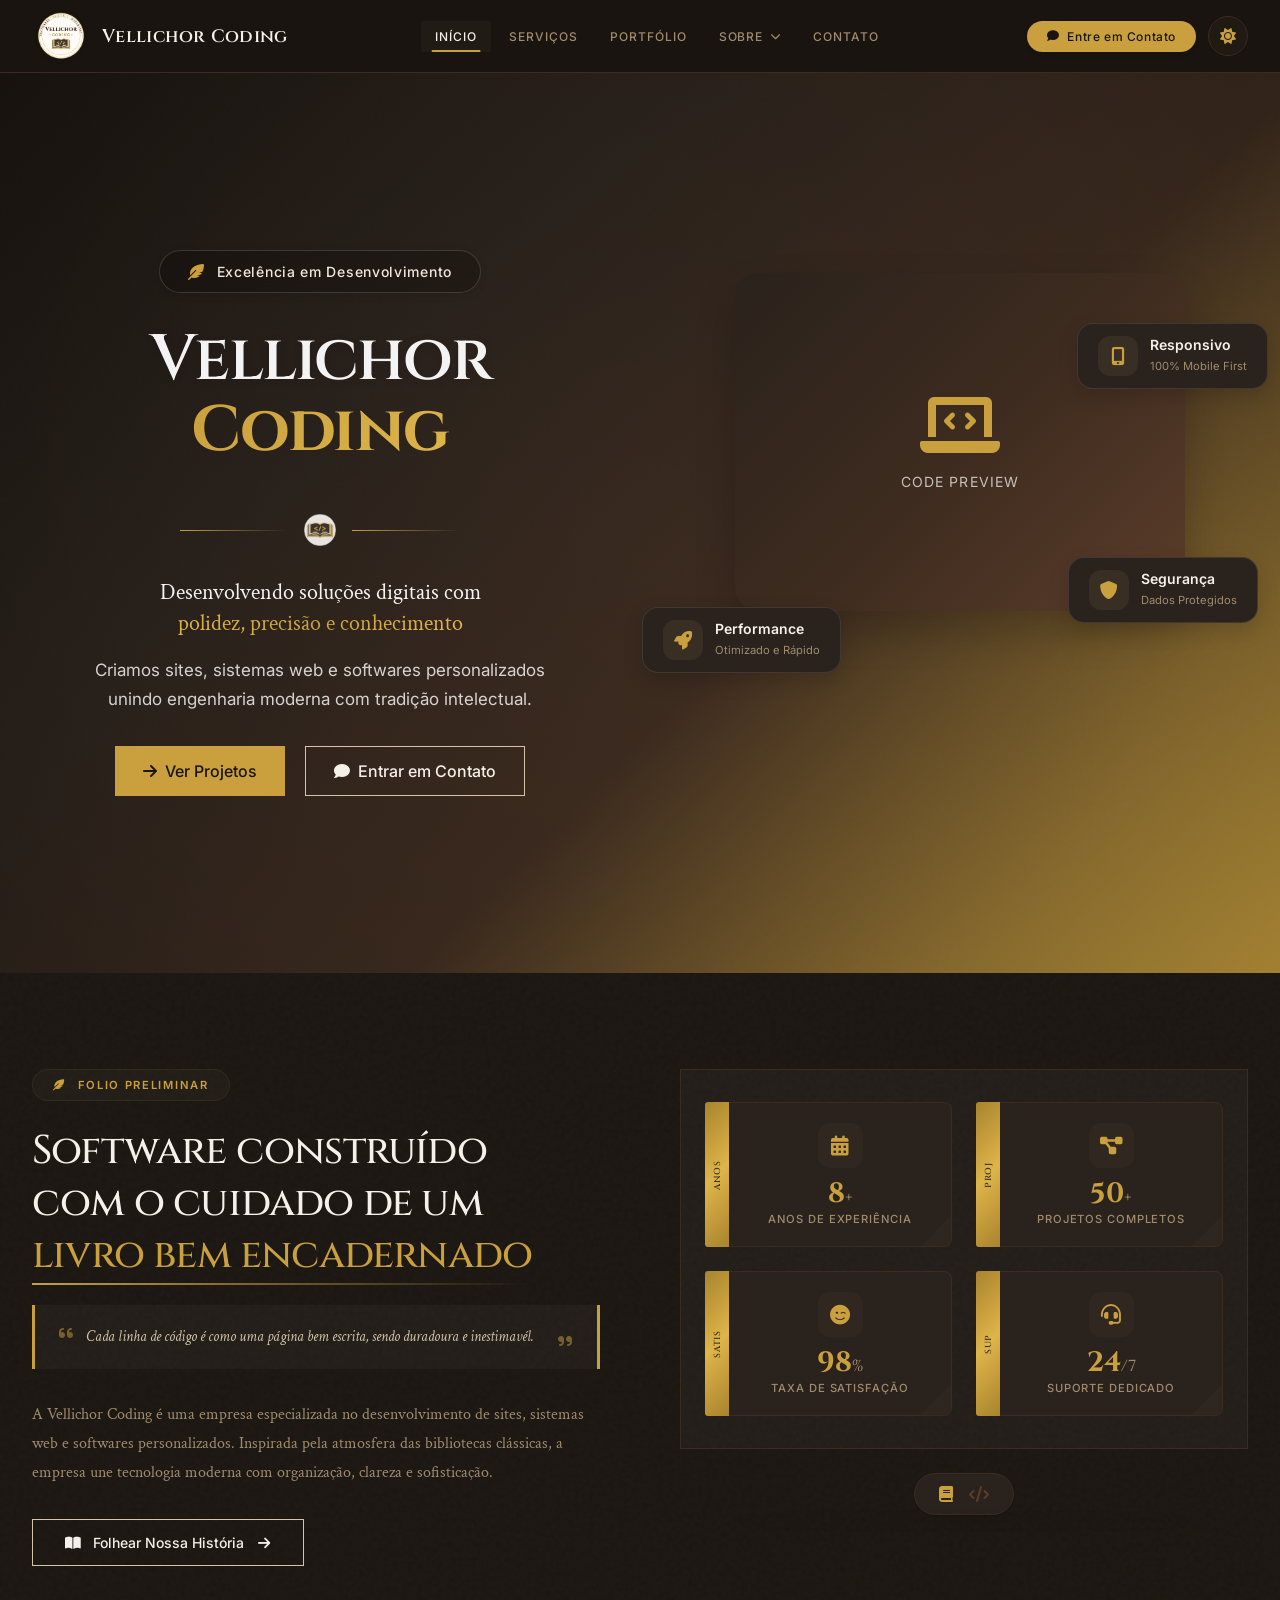
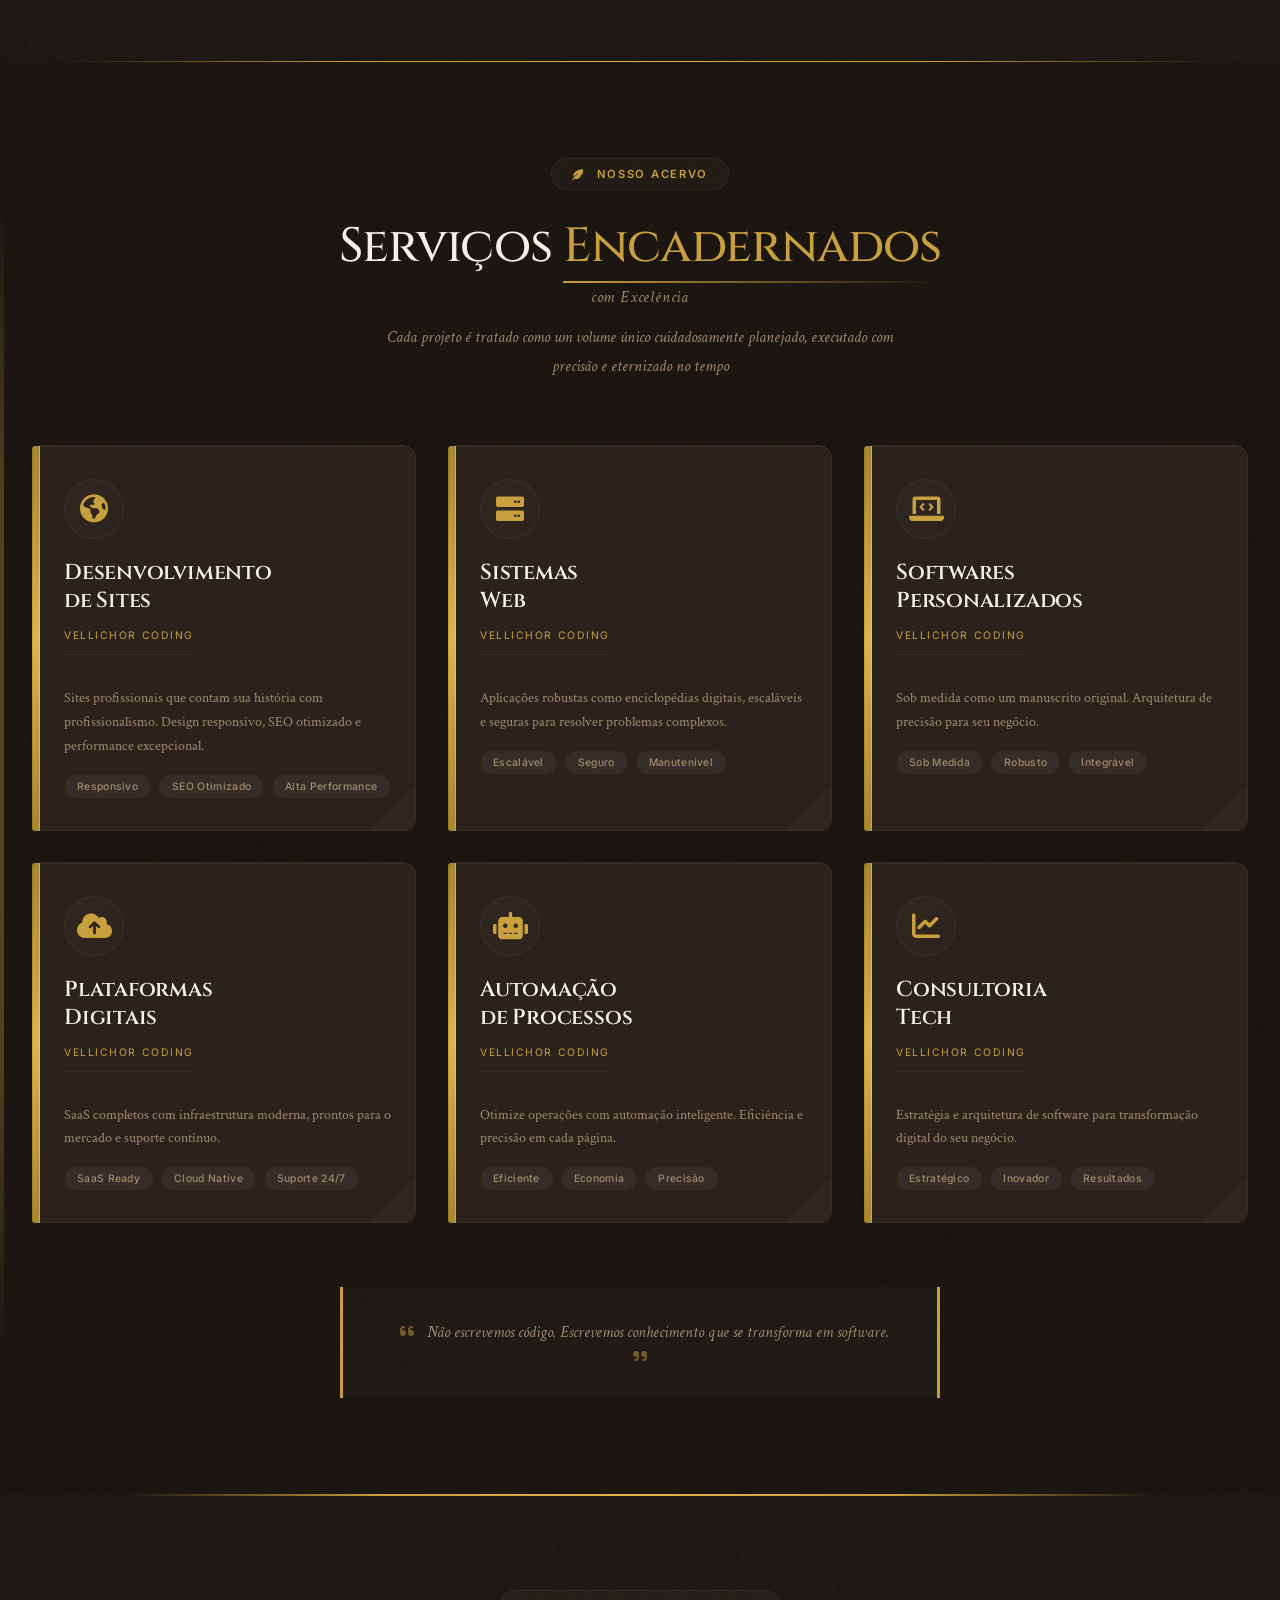
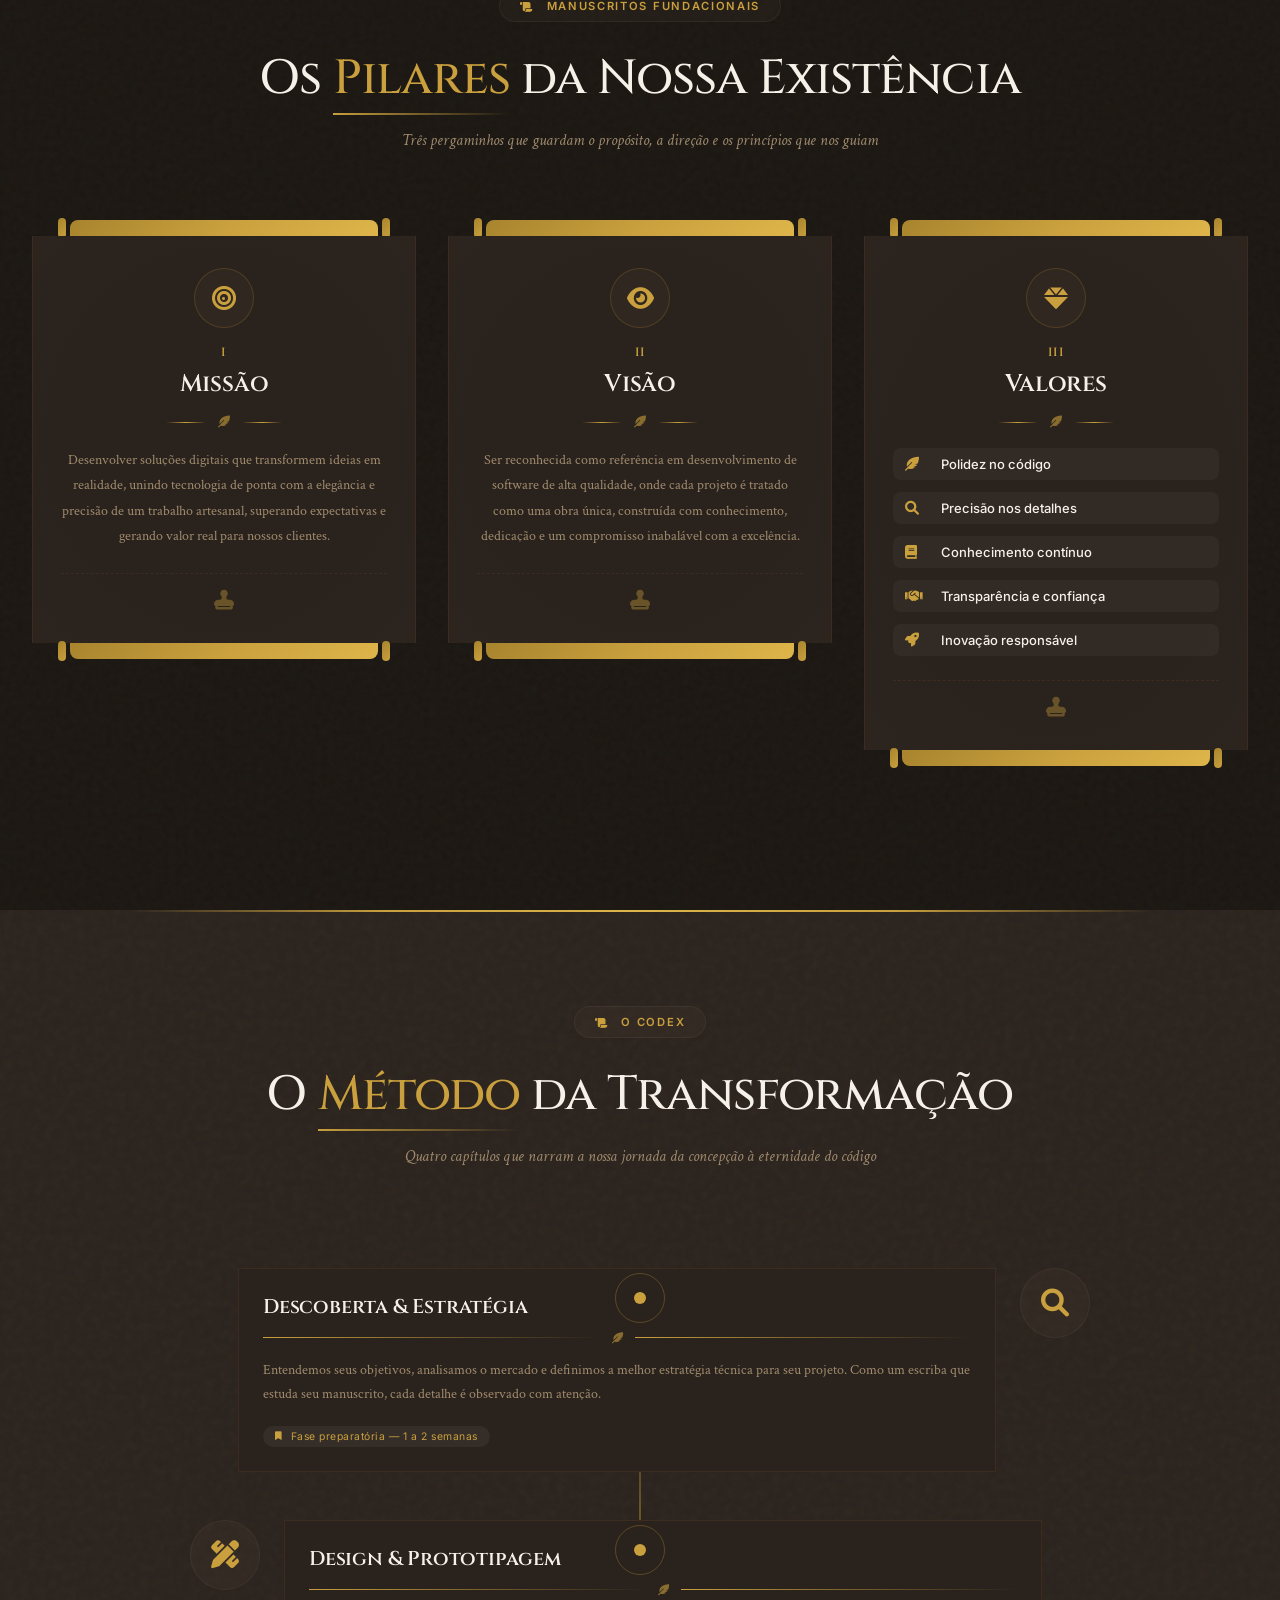
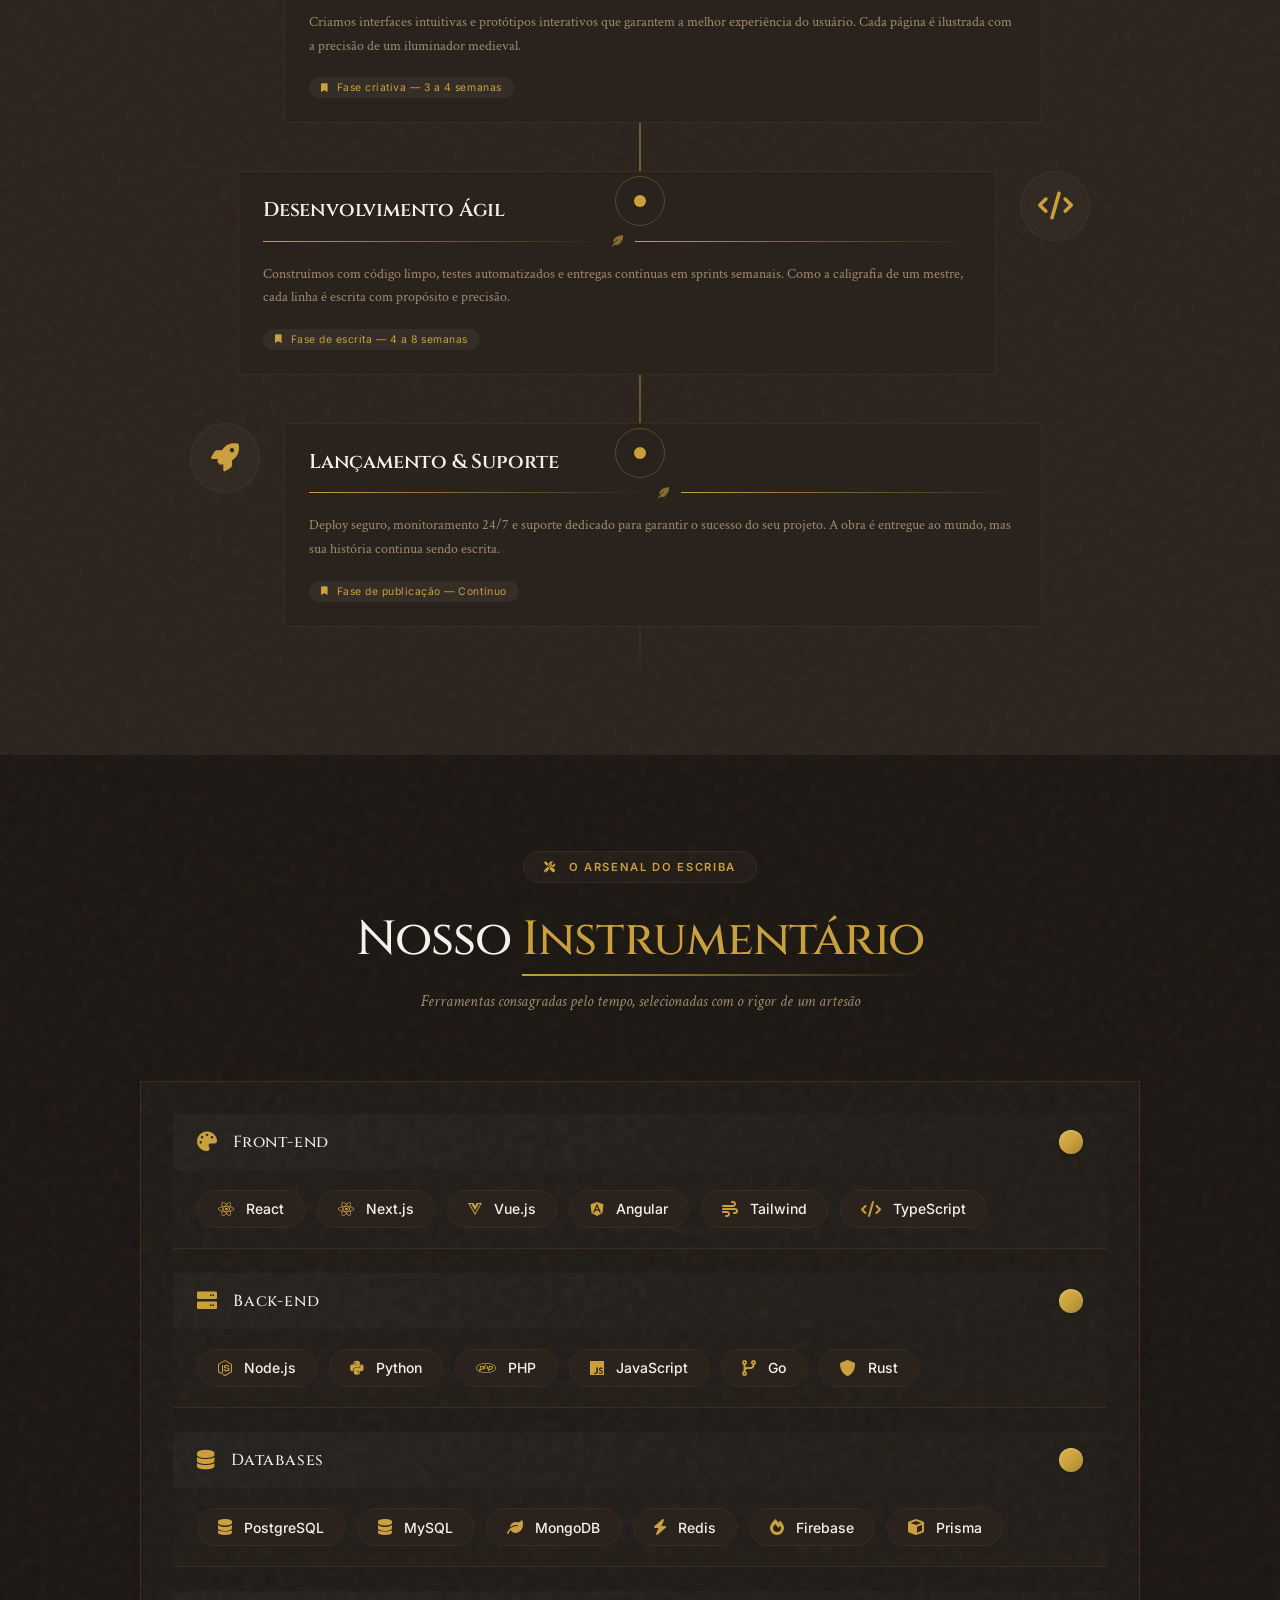
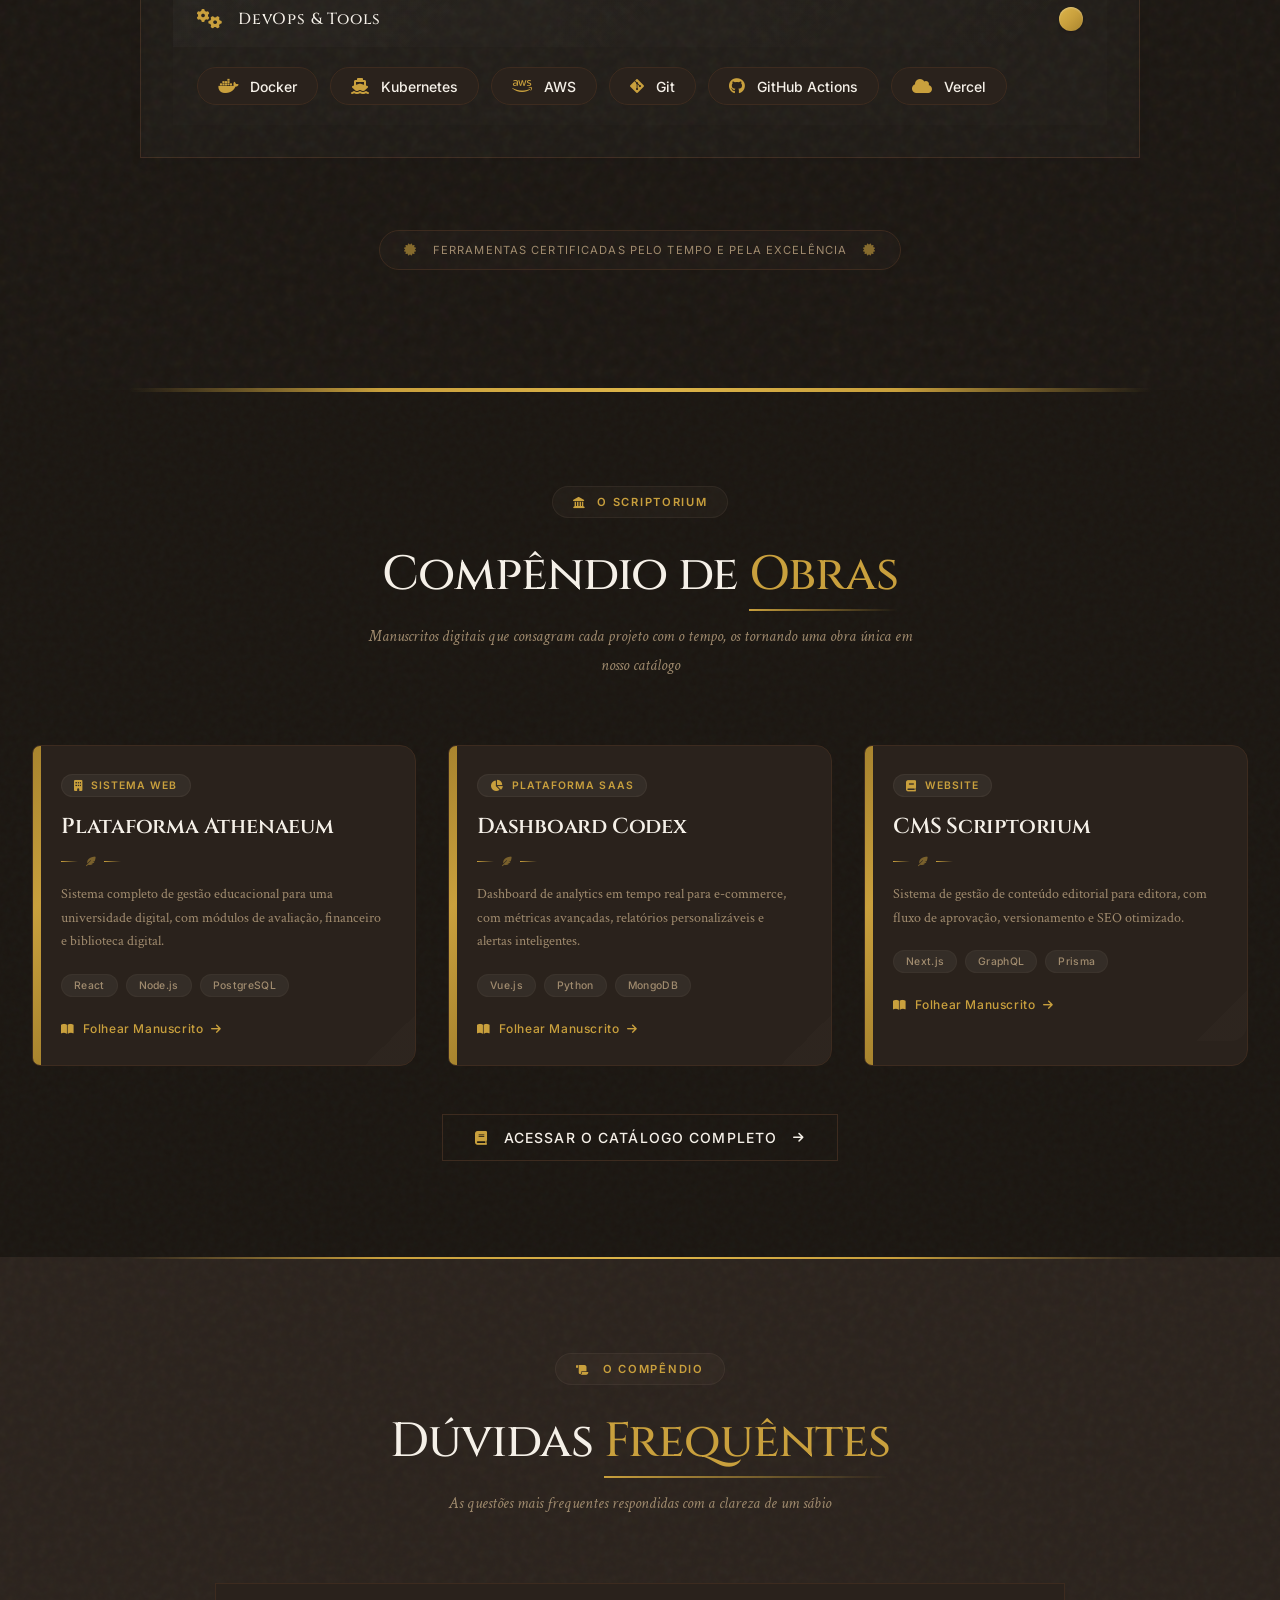
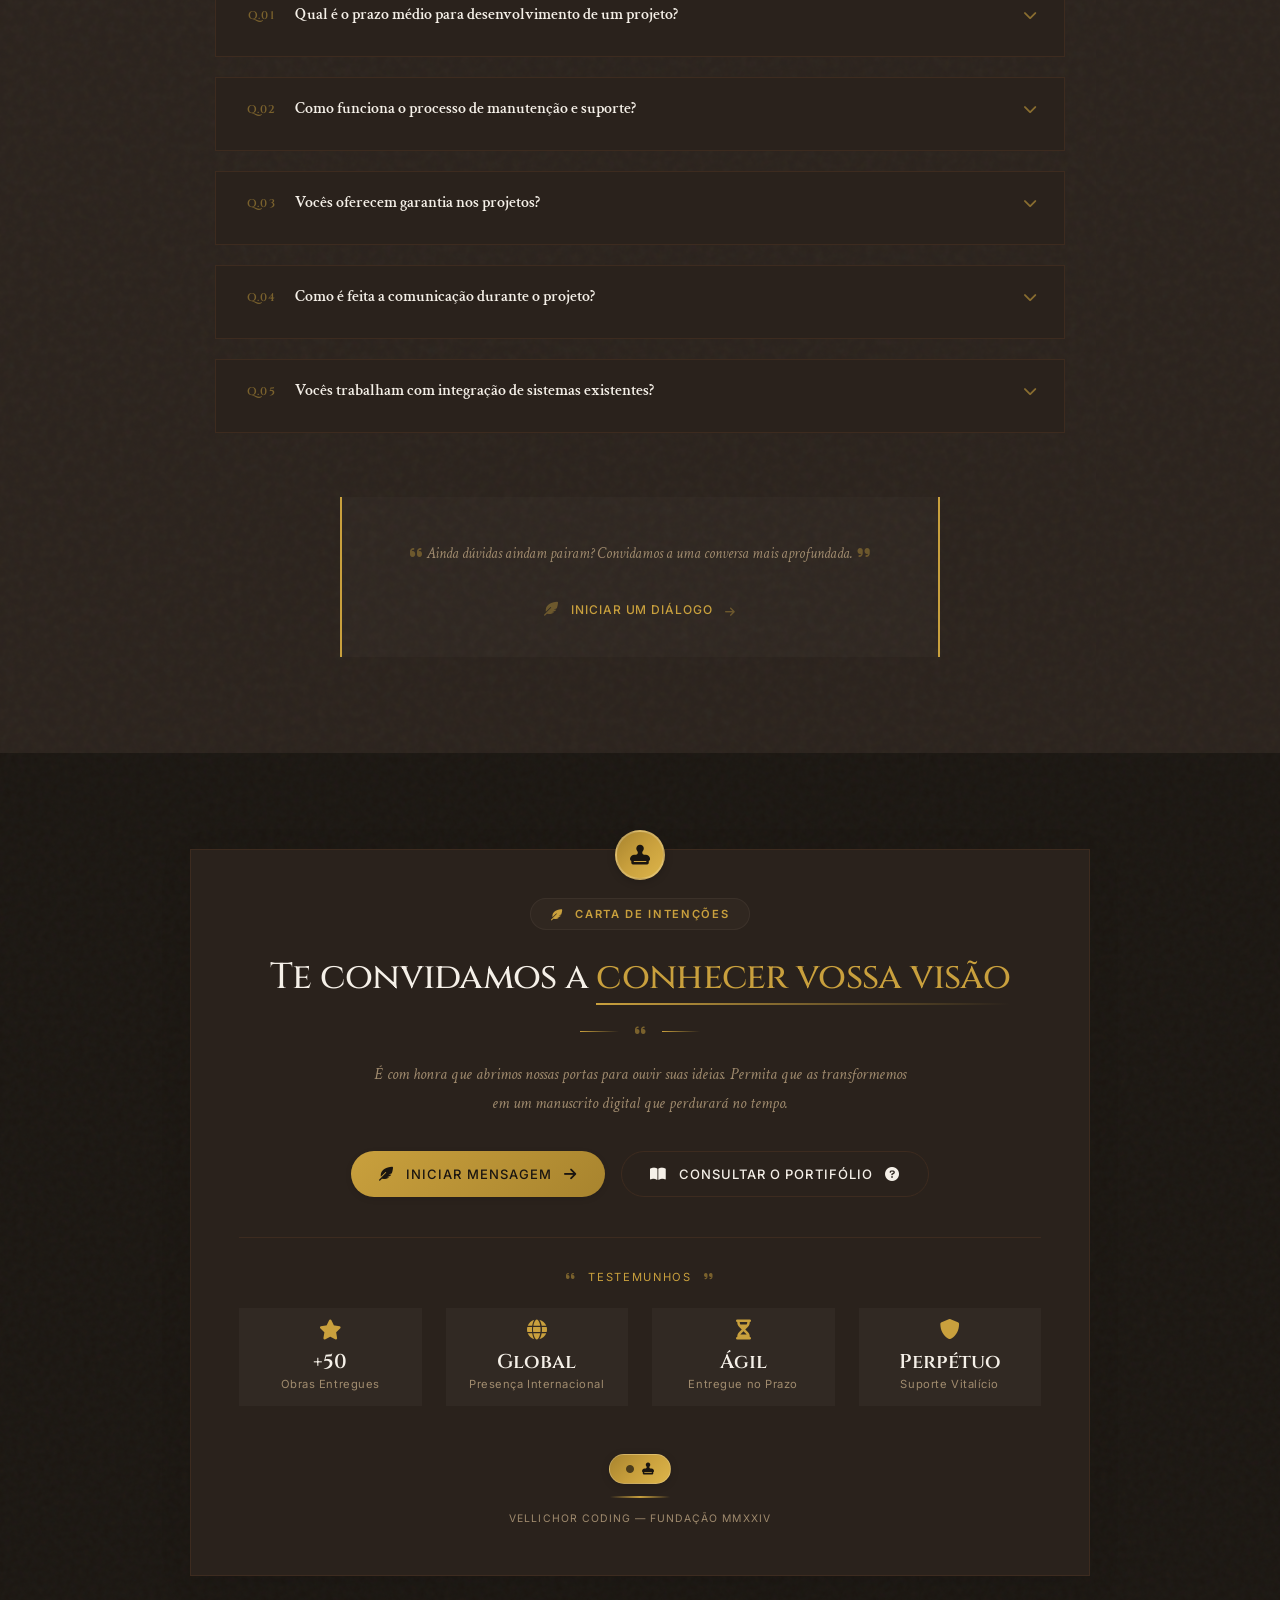
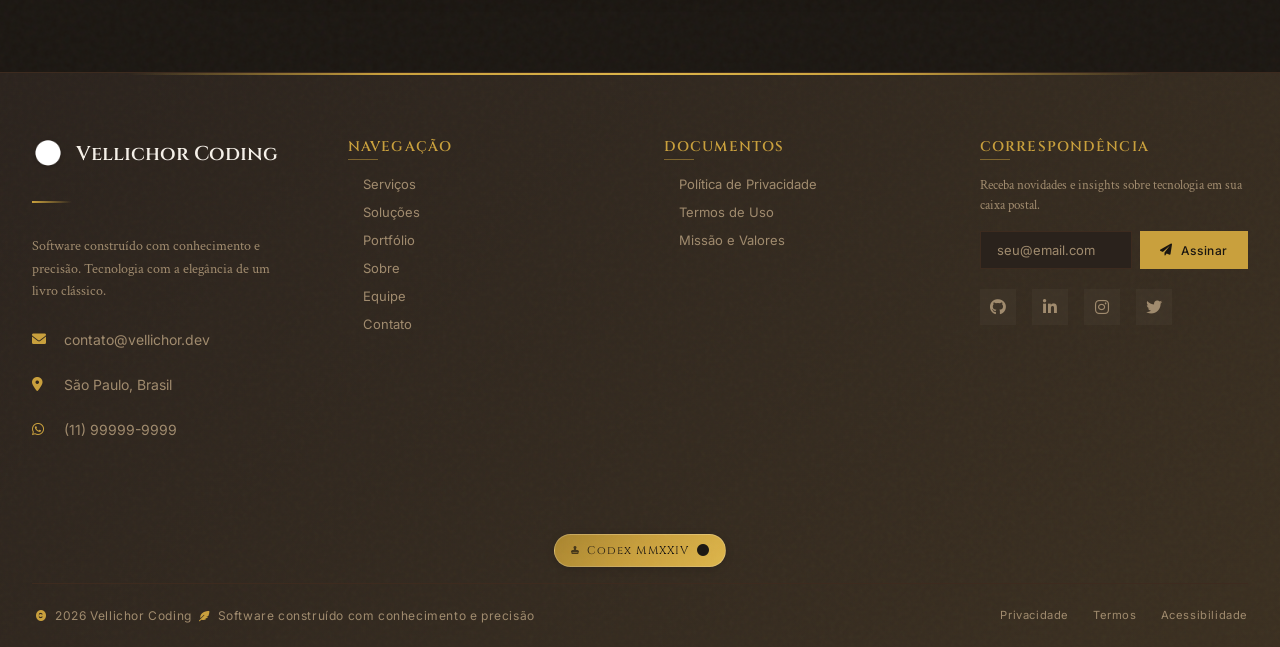
<file: index.html>
<!DOCTYPE html>
<html lang="pt-BR">

<head>
  <meta charset="UTF-8">
  <meta name="viewport" content="width=device-width, initial-scale=1.0">
  <title>Início | Vellichor Coding</title>
  <meta name="description"
    content="Desenvolvemos sites, sistemas web e softwares personalizados com elegância, precisão e conhecimento. Tecnologia moderna com tradição intelectual.">
  <meta name="keywords"
    content="desenvolvimento de sites, sistemas web, softwares personalizados, tecnologia, Vellichor Coding">
  <meta name="author" content="Vellichor Coding">

  <!-- Favicon -->
  <link rel="icon" type="image/x-icon" href="src/vellichor-coding-favicon.ico">

  <!-- Font Awesome 6 (free) -->
  <link rel="stylesheet" href="https://cdnjs.cloudflare.com/ajax/libs/font-awesome/6.0.0-beta3/css/all.min.css">

  <!-- AOS Animation Library -->
  <link href="https://unpkg.com/aos@2.3.1/dist/aos.css" rel="stylesheet">

  <!-- CSS -->
  <link rel="stylesheet" href="index.css">
  <link rel="stylesheet" href="components/components.css">
  <link rel="stylesheet" href="home/home.css">

  <!-- JavaScript -->
  <script src="index.js" defer></script>
  <script src="home/home.js" defer></script>
</head>

<body>
  <div id="navbar-placeholder"></div>

  <!-- ───── HERO SECTION ───── -->
  <section class="hero-section">
    <div class="hero-bg"></div>
    <div class="hero-grain"></div>
    <div class="hero-overlay"></div>

    <div class="hero-container">
      <!-- LEFT COLUMN - CONTENT -->
      <div class="hero-content">
        <div class="hero-badge" data-aos="fade-up" data-aos-duration="800">
          <i class="fas fa-feather-alt"></i>
          <span>Excelência em Desenvolvimento</span>
        </div>

        <h1 class="hero-title" data-aos="fade-up" data-aos-duration="800" data-aos-delay="100">
          <span class="hero-title-line">Vellichor</span>
          <span class="hero-title-line hero-title-accent">Coding</span>
        </h1>

        <div class="hero-divider" data-aos="fade-up" data-aos-duration="800" data-aos-delay="150">
          <span class="hero-divider-line"></span>
          <img src="src/vellichor-coding-favicon.ico" alt="Vellichor Coding Logo" class="hero-divider-logo">
          <span class="hero-divider-line"></span>
        </div>

        <p class="hero-tagline" data-aos="fade-up" data-aos-duration="800" data-aos-delay="200">
          Desenvolvendo soluções digitais com <span class="gradient-text">polidez, precisão e conhecimento</span>
        </p>

        <p class="hero-sub" data-aos="fade-up" data-aos-duration="800" data-aos-delay="300">
          Criamos sites, sistemas web e softwares personalizados unindo engenharia moderna com tradição intelectual.
        </p>

        <div class="hero-ctas" data-aos="fade-up" data-aos-duration="800" data-aos-delay="400">
          <a href="../../portfolio/portfolio.html" class="btn btn-accent btn-lg">
            <i class="fas fa-arrow-right"></i> Ver Projetos
          </a>
          <a href="../../contact/contact.html" class="btn btn-outline btn-lg">
            <i class="fas fa-comment"></i> Entrar em Contato
          </a>
        </div>
      </div>

      <!-- RIGHT COLUMN - IMAGES -->
      <div class="hero-images" data-aos="fade-left" data-aos-duration="1000" data-aos-delay="200">
        <!-- Main Image Card -->
        <div class="hero-image-main">
          <div class="hero-image-placeholder">
            <i class="fas fa-laptop-code"></i>
            <span>Code Preview</span>
          </div>
          <div class="hero-image-overlay">
            <i class="fas fa-play-circle"></i>
            <span>Ver Demonstração</span>
          </div>
        </div>

        <!-- Floating Cards -->
        <div class="hero-image-floating floating-1">
          <div class="floating-icon">
            <i class="fas fa-mobile-alt"></i>
          </div>
          <div class="floating-text">
            <h4>Responsivo</h4>
            <p>100% Mobile First</p>
          </div>
        </div>

        <div class="hero-image-floating floating-2">
          <div class="floating-icon">
            <i class="fas fa-rocket"></i>
          </div>
          <div class="floating-text">
            <h4>Performance</h4>
            <p>Otimizado e Rápido</p>
          </div>
        </div>

        <div class="hero-image-floating floating-3">
          <div class="floating-icon">
            <i class="fas fa-shield-alt"></i>
          </div>
          <div class="floating-text">
            <h4>Segurança</h4>
            <p>Dados Protegidos</p>
          </div>
        </div>
      </div>
    </div>
  </section>

  <!-- ───── ABOUT SECTION ───── -->
  <section class="about-section">
    <div class="container">
      <div class="about-grid">
        <!-- Coluna Esquerda - Conteúdo -->
        <div class="about-text">
          <span class="label-accent" data-aos="fade-up">
            <i class="fas fa-feather-alt"></i> Folio Preliminar
          </span>

          <h2 class="about-title" data-aos="fade-up" data-aos-delay="100">
            Software construído com o cuidado de um
            <span class="text-accent">livro bem encadernado</span>
          </h2>

          <div class="about-quote" data-aos="fade-up" data-aos-delay="150">
            <i class="fas fa-quote-left"></i>
            <p>Cada linha de código é como uma página bem escrita, sendo duradoura e inestimavél.</p>
            <i class="fas fa-quote-right"></i>
          </div>

          <p class="about-text-content" data-aos="fade-up" data-aos-delay="200">
            A Vellichor Coding é uma empresa especializada no desenvolvimento de sites, sistemas web e softwares
            personalizados. Inspirada pela atmosfera das bibliotecas clássicas, a empresa une tecnologia moderna com
            organização, clareza e sofisticação.
          </p>

          <div class="about-cta" data-aos="fade-up" data-aos-delay="400">
            <a href="../sobre/sobre.html" class="btn btn-secondary">
              <i class="fas fa-book-open"></i> Folhear Nossa História
              <i class="fas fa-arrow-right"></i>
            </a>
          </div>
        </div>

        <!-- Coluna Direita - Estante de Estatísticas -->
        <div class="about-visual" data-aos="fade-up" data-aos-delay="200">
          <!-- Estante de Livros -->
          <div class="bookshelf">
            <div class="bookshelf-shelf">
              <!-- Livro 1 -->
              <div class="stats-book">
                <div class="stats-book-spine">
                  <div class="stats-book-spine-text">ANOS</div>
                </div>
                <div class="stats-book-cover">
                  <div class="stats-book-icon">
                    <i class="fas fa-calendar-alt"></i>
                  </div>
                  <div class="stats-book-number">8<span>+</span></div>
                  <div class="stats-book-label">Anos de Experiência</div>
                  <div class="stats-book-page"></div>
                </div>
              </div>

              <!-- Livro 2 -->
              <div class="stats-book">
                <div class="stats-book-spine">
                  <div class="stats-book-spine-text">PROJ</div>
                </div>
                <div class="stats-book-cover">
                  <div class="stats-book-icon">
                    <i class="fas fa-project-diagram"></i>
                  </div>
                  <div class="stats-book-number">50<span>+</span></div>
                  <div class="stats-book-label">Projetos Completos</div>
                  <div class="stats-book-page"></div>
                </div>
              </div>

              <!-- Livro 3 -->
              <div class="stats-book">
                <div class="stats-book-spine">
                  <div class="stats-book-spine-text">SATIS</div>
                </div>
                <div class="stats-book-cover">
                  <div class="stats-book-icon">
                    <i class="fas fa-smile-wink"></i>
                  </div>
                  <div class="stats-book-number">98<span>%</span></div>
                  <div class="stats-book-label">Taxa de Satisfação</div>
                  <div class="stats-book-page"></div>
                </div>
              </div>

              <!-- Livro 4 -->
              <div class="stats-book">
                <div class="stats-book-spine">
                  <div class="stats-book-spine-text">SUP</div>
                </div>
                <div class="stats-book-cover">
                  <div class="stats-book-icon">
                    <i class="fas fa-headset"></i>
                  </div>
                  <div class="stats-book-number">24<span>/7</span></div>
                  <div class="stats-book-label">Suporte Dedicado</div>
                  <div class="stats-book-page"></div>
                </div>
              </div>
            </div>
          </div>

          <!-- Decoração da Estante -->
          <div class="bookshelf-decoration">
            <div class="bookshelf-candle">
              <i class="fas fa-book"></i>
              <i class="fas fa-code"></i>
            </div>
            <div class="bookshelf-shadow"></div>
          </div>
        </div>
      </div>
    </div>
  </section>

  <!-- ───── SERVICES SECTION ───── -->
  <section class="services-section">
    <div class="container">
      <div class="section-header">
        <span class="label-accent" data-aos="fade-up">
          <i class="fas fa-feather-alt"></i> Nosso Acervo
        </span>
        <h2 data-aos="fade-up" data-aos-delay="100">
          Serviços <span class="text-accent">Encadernados</span>
          <span class="title-decoration">com Excelência</span>
        </h2>
        <p class="section-subtitle" data-aos="fade-up" data-aos-delay="200">
          Cada projeto é tratado como um volume único cuidadosamente planejado,
          executado com precisão e eternizado no tempo
        </p>
      </div>

      <div class="services-showcase">
        <!-- Livro 1 - Desenvolvimento de Sites -->
        <div class="service-book" data-aos="fade-up" data-aos-delay="100">
          <div class="book-spine"></div>
          <div class="book-cover">
            <div class="book-decoration">
              <i class="fas fa-globe-americas"></i>
            </div>
            <h3>Desenvolvimento<br>de Sites</h3>
            <div class="book-author">Vellichor Coding</div>
            <div class="book-description">
              <p>Sites profissionais que contam sua história com profissionalismo. Design responsivo, SEO otimizado e
                performance excepcional.</p>
            </div>
            <div class="book-features">
              <span>Responsivo</span>
              <span>SEO Otimizado</span>
              <span>Alta Performance</span>
            </div>
            <div class="book-page-corner"></div>
          </div>
        </div>

        <!-- Livro 2 - Sistemas Web -->
        <div class="service-book" data-aos="fade-up" data-aos-delay="150">
          <div class="book-spine"></div>
          <div class="book-cover">
            <div class="book-decoration">
              <i class="fas fa-server"></i>
            </div>
            <h3>Sistemas<br>Web</h3>
            <div class="book-author">Vellichor Coding</div>
            <div class="book-description">
              <p>Aplicações robustas como enciclopédias digitais, escaláveis e seguras para resolver problemas
                complexos.</p>
            </div>
            <div class="book-features">
              <span>Escalável</span>
              <span>Seguro</span>
              <span>Manutenível</span>
            </div>
            <div class="book-page-corner"></div>
          </div>
        </div>

        <!-- Livro 3 - Softwares Personalizados -->
        <div class="service-book" data-aos="fade-up" data-aos-delay="200">
          <div class="book-spine"></div>
          <div class="book-cover">
            <div class="book-decoration">
              <i class="fas fa-laptop-code"></i>
            </div>
            <h3>Softwares<br>Personalizados</h3>
            <div class="book-author">Vellichor Coding</div>
            <div class="book-description">
              <p>Sob medida como um manuscrito original. Arquitetura de precisão para seu negócio.</p>
            </div>
            <div class="book-features">
              <span>Sob Medida</span>
              <span>Robusto</span>
              <span>Integrável</span>
            </div>
            <div class="book-page-corner"></div>
          </div>
        </div>

        <!-- Livro 4 - Plataformas Digitais -->
        <div class="service-book" data-aos="fade-up" data-aos-delay="250">
          <div class="book-spine"></div>
          <div class="book-cover">
            <div class="book-decoration">
              <i class="fas fa-cloud-upload-alt"></i>
            </div>
            <h3>Plataformas<br>Digitais</h3>
            <div class="book-author">Vellichor Coding</div>
            <div class="book-description">
              <p>SaaS completos com infraestrutura moderna, prontos para o mercado e suporte contínuo.</p>
            </div>
            <div class="book-features">
              <span>SaaS Ready</span>
              <span>Cloud Native</span>
              <span>Suporte 24/7</span>
            </div>
            <div class="book-page-corner"></div>
          </div>
        </div>

        <!-- Livro 5 - Automação de Processos -->
        <div class="service-book" data-aos="fade-up" data-aos-delay="300">
          <div class="book-spine"></div>
          <div class="book-cover">
            <div class="book-decoration">
              <i class="fas fa-robot"></i>
            </div>
            <h3>Automação<br>de Processos</h3>
            <div class="book-author">Vellichor Coding</div>
            <div class="book-description">
              <p>Otimize operações com automação inteligente. Eficiência e precisão em cada página.</p>
            </div>
            <div class="book-features">
              <span>Eficiente</span>
              <span>Economia</span>
              <span>Precisão</span>
            </div>
            <div class="book-page-corner"></div>
          </div>
        </div>

        <!-- Livro 6 - Consultoria Tech -->
        <div class="service-book" data-aos="fade-up" data-aos-delay="350">
          <div class="book-spine"></div>
          <div class="book-cover">
            <div class="book-decoration">
              <i class="fas fa-chart-line"></i>
            </div>
            <h3>Consultoria<br>Tech</h3>
            <div class="book-author">Vellichor Coding</div>
            <div class="book-description">
              <p>Estratégia e arquitetura de software para transformação digital do seu negócio.</p>
            </div>
            <div class="book-features">
              <span>Estratégico</span>
              <span>Inovador</span>
              <span>Resultados</span>
            </div>
            <div class="book-page-corner"></div>
          </div>
        </div>
      </div>

      <!-- Elemento decorativo - Pílula de conhecimento -->
      <div class="services-quote" data-aos="fade-up">
        <i class="fas fa-quote-left"></i>
        <p>Não escrevemos código. Escrevemos conhecimento que se transforma em software.</p>
        <i class="fas fa-quote-right"></i>
      </div>
    </div>
  </section>

  <!-- ===== MISSION, VISION & VALUES SECTION ===== -->
  <section class="mission-section">
    <div class="container">
      <div class="section-header" data-aos="fade-up">
        <span class="label-accent">
          <i class="fas fa-scroll"></i> Manuscritos Fundacionais
        </span>
        <h2>
          Os <span class="text-accent">Pilares</span> da Nossa Existência
        </h2>
        <p class="section-subtitle">
          Três pergaminhos que guardam o propósito, a direção e os princípios que nos guiam
        </p>
      </div>

      <div class="mission-grid">
        <!-- Missão - Pergaminho 1 -->
        <div class="mission-scroll" data-aos="fade-up" data-aos-delay="100">
          <div class="scroll-top"></div>
          <div class="scroll-body">
            <div class="scroll-decoration">
              <i class="fas fa-bullseye"></i>
            </div>
            <div class="scroll-number">I</div>
            <h3>Missão</h3>
            <div class="scroll-divider">
              <span></span>
              <i class="fas fa-feather-alt"></i>
              <span></span>
            </div>
            <p>
              Desenvolver soluções digitais que transformem ideias em realidade,
              unindo tecnologia de ponta com a elegância e precisão de um trabalho
              artesanal, superando expectativas e gerando valor real para nossos clientes.
            </p>
            <div class="scroll-seal">
              <i class="fas fa-stamp"></i>
            </div>
          </div>
          <div class="scroll-bottom"></div>
        </div>

        <!-- Visão - Pergaminho 2 -->
        <div class="mission-scroll" data-aos="fade-up" data-aos-delay="200">
          <div class="scroll-top"></div>
          <div class="scroll-body">
            <div class="scroll-decoration">
              <i class="fas fa-eye"></i>
            </div>
            <div class="scroll-number">II</div>
            <h3>Visão</h3>
            <div class="scroll-divider">
              <span></span>
              <i class="fas fa-feather-alt"></i>
              <span></span>
            </div>
            <p>
              Ser reconhecida como referência em desenvolvimento de software de alta qualidade,
              onde cada projeto é tratado como uma obra única, construída com conhecimento,
              dedicação e um compromisso inabalável com a excelência.
            </p>
            <div class="scroll-seal">
              <i class="fas fa-stamp"></i>
            </div>
          </div>
          <div class="scroll-bottom"></div>
        </div>

        <!-- Valores - Pergaminho 3 -->
        <div class="mission-scroll" data-aos="fade-up" data-aos-delay="300">
          <div class="scroll-top"></div>
          <div class="scroll-body">
            <div class="scroll-decoration">
              <i class="fas fa-gem"></i>
            </div>
            <div class="scroll-number">III</div>
            <h3>Valores</h3>
            <div class="scroll-divider">
              <span></span>
              <i class="fas fa-feather-alt"></i>
              <span></span>
            </div>
            <div class="scroll-values">
              <div class="scroll-value-item">
                <i class="fas fa-feather-alt"></i>
                <span>Polidez no código</span>
                <div class="value-dot"></div>
              </div>
              <div class="scroll-value-item">
                <i class="fas fa-search"></i>
                <span>Precisão nos detalhes</span>
                <div class="value-dot"></div>
              </div>
              <div class="scroll-value-item">
                <i class="fas fa-book"></i>
                <span>Conhecimento contínuo</span>
                <div class="value-dot"></div>
              </div>
              <div class="scroll-value-item">
                <i class="fas fa-handshake"></i>
                <span>Transparência e confiança</span>
                <div class="value-dot"></div>
              </div>
              <div class="scroll-value-item">
                <i class="fas fa-rocket"></i>
                <span>Inovação responsável</span>
                <div class="value-dot"></div>
              </div>
            </div>
            <div class="scroll-seal">
              <i class="fas fa-stamp"></i>
            </div>
          </div>
          <div class="scroll-bottom"></div>
        </div>
      </div>
    </div>
  </section>

  <!-- ───── METHODOLOGY SECTION ───── -->
  <section class="methodology-section">
    <div class="container">
      <div class="section-header">
        <span class="label-accent" data-aos="fade-up">
          <i class="fas fa-scroll"></i> O Codex
        </span>
        <h2 data-aos="fade-up" data-aos-delay="100">
          O <span class="text-accent">Método</span> da Transformação
        </h2>
        <p class="section-subtitle" data-aos="fade-up" data-aos-delay="200">
          Quatro capítulos que narram a nossa jornada da concepção à eternidade do código
        </p>
      </div>

      <div class="methodology-codex">
        <!-- Linha do tempo decorativa -->
        <div class="codex-timeline"></div>

        <!-- Capítulo I -->
        <div class="codex-chapter" data-aos="fade-right">
          <div class="codex-marker">
            <div class="codex-marker-ring"></div>
            <div class="codex-marker-dot"></div>
            <div class="codex-marker-number">I</div>
          </div>
          <div class="codex-content">
            <div class="codex-icon">
              <i class="fas fa-search"></i>
            </div>
            <div class="codex-text">
              <h3>Descoberta & Estratégia</h3>
              <div class="codex-divider">
                <span></span>
                <i class="fas fa-feather-alt"></i>
                <span></span>
              </div>
              <p>Entendemos seus objetivos, analisamos o mercado e definimos a melhor estratégia técnica para seu
                projeto. Como um escriba que estuda seu manuscrito, cada detalhe é observado com atenção.</p>
              <div class="codex-footnote">
                <i class="fas fa-bookmark"></i>
                <span>Fase preparatória — 1 a 2 semanas</span>
              </div>
            </div>
          </div>
          <div class="codex-illumination">
            <i class="fas fa-crown"></i>
          </div>
        </div>

        <!-- Capítulo II -->
        <div class="codex-chapter" data-aos="fade-left">
          <div class="codex-marker">
            <div class="codex-marker-ring"></div>
            <div class="codex-marker-dot"></div>
            <div class="codex-marker-number">II</div>
          </div>
          <div class="codex-content">
            <div class="codex-icon">
              <i class="fas fa-pencil-ruler"></i>
            </div>
            <div class="codex-text">
              <h3>Design & Prototipagem</h3>
              <div class="codex-divider">
                <span></span>
                <i class="fas fa-feather-alt"></i>
                <span></span>
              </div>
              <p>Criamos interfaces intuitivas e protótipos interativos que garantem a melhor experiência do usuário.
                Cada página é ilustrada com a precisão de um iluminador medieval.</p>
              <div class="codex-footnote">
                <i class="fas fa-bookmark"></i>
                <span>Fase criativa — 3 a 4 semanas</span>
              </div>
            </div>
          </div>
          <div class="codex-illumination">
            <i class="fas fa-crown"></i>
          </div>
        </div>

        <!-- Capítulo III -->
        <div class="codex-chapter" data-aos="fade-right">
          <div class="codex-marker">
            <div class="codex-marker-ring"></div>
            <div class="codex-marker-dot"></div>
            <div class="codex-marker-number">III</div>
          </div>
          <div class="codex-content">
            <div class="codex-icon">
              <i class="fas fa-code"></i>
            </div>
            <div class="codex-text">
              <h3>Desenvolvimento Ágil</h3>
              <div class="codex-divider">
                <span></span>
                <i class="fas fa-feather-alt"></i>
                <span></span>
              </div>
              <p>Construímos com código limpo, testes automatizados e entregas contínuas em sprints semanais. Como a
                caligrafia de um mestre, cada linha é escrita com propósito e precisão.</p>
              <div class="codex-footnote">
                <i class="fas fa-bookmark"></i>
                <span>Fase de escrita — 4 a 8 semanas</span>
              </div>
            </div>
          </div>
          <div class="codex-illumination">
            <i class="fas fa-crown"></i>
          </div>
        </div>

        <!-- Capítulo IV -->
        <div class="codex-chapter" data-aos="fade-left">
          <div class="codex-marker">
            <div class="codex-marker-ring"></div>
            <div class="codex-marker-dot"></div>
            <div class="codex-marker-number">IV</div>
          </div>
          <div class="codex-content">
            <div class="codex-icon">
              <i class="fas fa-rocket"></i>
            </div>
            <div class="codex-text">
              <h3>Lançamento & Suporte</h3>
              <div class="codex-divider">
                <span></span>
                <i class="fas fa-feather-alt"></i>
                <span></span>
              </div>
              <p>Deploy seguro, monitoramento 24/7 e suporte dedicado para garantir o sucesso do seu projeto. A obra é
                entregue ao mundo, mas sua história continua sendo escrita.</p>
              <div class="codex-footnote">
                <i class="fas fa-bookmark"></i>
                <span>Fase de publicação — Contínuo</span>
              </div>
            </div>
          </div>
          <div class="codex-illumination">
            <i class="fas fa-crown"></i>
          </div>
        </div>
      </div>
  </section>

  <!-- ───── TECH STACK SECTION ───── -->
  <section class="tech-section">
    <div class="container">
      <div class="section-header">
        <span class="label-accent" data-aos="fade-up">
          <i class="fas fa-tools"></i> O Arsenal do Escriba
        </span>
        <h2 data-aos="fade-up" data-aos-delay="100">
          Nosso <span class="text-accent">Instrumentário</span>
        </h2>
        <p class="section-subtitle" data-aos="fade-up" data-aos-delay="200">
          Ferramentas consagradas pelo tempo, selecionadas com o rigor de um artesão
        </p>
      </div>

      <div class="tech-cabinet">
        <!-- Gaveta 1 - Front-end -->
        <div class="tech-drawer" data-aos="fade-up" data-aos-delay="100">
          <div class="drawer-handle">
            <i class="fas fa-palette"></i>
            <span>Front-end</span>
            <div class="drawer-knob"></div>
          </div>
          <div class="drawer-content" id="frontendTech"></div>
        </div>

        <!-- Gaveta 2 - Back-end -->
        <div class="tech-drawer" data-aos="fade-up" data-aos-delay="150">
          <div class="drawer-handle">
            <i class="fas fa-server"></i>
            <span>Back-end</span>
            <div class="drawer-knob"></div>
          </div>
          <div class="drawer-content" id="backendTech"></div>
        </div>

        <!-- Gaveta 3 - Databases -->
        <div class="tech-drawer" data-aos="fade-up" data-aos-delay="200">
          <div class="drawer-handle">
            <i class="fas fa-database"></i>
            <span>Databases</span>
            <div class="drawer-knob"></div>
          </div>
          <div class="drawer-content" id="databaseTech"></div>
        </div>

        <!-- Gaveta 4 - DevOps & Tools -->
        <div class="tech-drawer" data-aos="fade-up" data-aos-delay="250">
          <div class="drawer-handle">
            <i class="fas fa-cogs"></i>
            <span>DevOps & Tools</span>
            <div class="drawer-knob"></div>
          </div>
          <div class="drawer-content" id="devopsTech"></div>
        </div>
      </div>

      <!-- Selo de Qualidade -->
      <div class="tech-seal" data-aos="fade-up">
        <div class="tech-seal-inner">
          <i class="fas fa-certificate"></i>
          <span>Ferramentas certificadas pelo tempo e pela excelência</span>
          <i class="fas fa-certificate"></i>
        </div>
      </div>
    </div>
  </section>

<!-- ───── PORTFOLIO SECTION ───── -->
<section class="portfolio-section">
  <div class="container">
    <div class="section-header">
      <span class="label-accent" data-aos="fade-up">
        <i class="fas fa-landmark"></i> O Scriptorium
      </span>
      <h2 data-aos="fade-up" data-aos-delay="100">
        Compêndio de <span class="text-accent">Obras</span>
      </h2>
      <p class="section-subtitle" data-aos="fade-up" data-aos-delay="200">
        Manuscritos digitais que consagram cada projeto com o tempo, os tornando uma obra única em nosso catálogo
      </p>
    </div>

    <div class="portfolio-gallery" id="homeProjects"></div>

    <div class="portfolio-colophon" data-aos="fade-up" data-aos-delay="300">
      <a href="../../portfolio/portfolio.html" class="btn-catalog">
        <i class="fas fa-book"></i>
        <span>Acessar o Catálogo Completo</span>
        <i class="fas fa-arrow-right"></i>
      </a>
    </div>
  </div>
</section>

<!-- ───── FAQ SECTION ───── -->
<section class="faq-section">
  <div class="container">
    <div class="section-header">
      <span class="label-accent" data-aos="fade-up">
        <i class="fas fa-scroll"></i> O Compêndio
      </span>
      <h2 data-aos="fade-up" data-aos-delay="100">
        Dúvidas <span class="text-accent">Frequêntes</span>
      </h2>
      <p class="section-subtitle" data-aos="fade-up" data-aos-delay="200">
        As questões mais frequentes respondidas com a clareza de um sábio
      </p>
    </div>

    <div class="faq-compendium" id="homeFaq"></div>

    <div class="faq-invitation" data-aos="fade-up">
      <i class="fas fa-quote-left"></i>
      <p>Ainda dúvidas aindam pairam? Convidamos a uma conversa mais aprofundada.</p>
      <i class="fas fa-quote-right"></i>
      <div class="faq-invitation-link">
        <a href="../../contact/contact.html">
          <i class="fas fa-feather-alt"></i> Iniciar um Diálogo
          <i class="fas fa-arrow-right"></i>
        </a>
      </div>
    </div>
  </div>
</section>

<!-- ───── CTA SECTION ───── -->
<section class="cta-section">
  <div class="container">
    <div class="cta-scroll" data-aos="fade-up">
      <!-- Selo de cera superior -->
      <div class="cta-seal-top">
        <i class="fas fa-stamp"></i>
      </div>
      
      <div class="cta-content">
        <span class="label-accent">
          <i class="fas fa-feather-alt"></i> Carta de Intenções
        </span>
        <h2>Te convidamos a <span class="text-accent">conhecer vossa visão</span></h2>
        <div class="cta-divider">
          <span></span>
          <i class="fas fa-quote-left"></i>
          <span></span>
        </div>
        <p class="cta-invitation">
          É com honra que abrimos nossas portas para ouvir suas ideias. 
          Permita que as transformemos em um manuscrito digital que perdurará no tempo.
        </p>
        
        <div class="cta-buttons">
          <a href="../../contact/contact.html" class="btn-scroll">
            <i class="fas fa-feather-alt"></i>
            <span>Iniciar Mensagem</span>
            <i class="fas fa-arrow-right"></i>
          </a>
          <a href="../../portfolio/portfolio.html" class="btn-scroll secondary">
            <i class="fas fa-book-open"></i>
            <span>Consultar o Portifólio</span>
            <i class="fas fa-question-circle"></i>
          </a>
        </div>
      </div>
      
      <div class="cta-testimonium">
        <div class="testimonium-header">
          <i class="fas fa-quote-left"></i>
          <span>Testemunhos</span>
          <i class="fas fa-quote-right"></i>
        </div>
        <div class="testimonium-grid">
          <div class="testimonium-item">
            <i class="fas fa-star"></i>
            <span>+50</span>
            <p>Obras Entregues</p>
          </div>
          <div class="testimonium-item">
            <i class="fas fa-globe"></i>
            <span>Global</span>
            <p>Presença Internacional</p>
          </div>
          <div class="testimonium-item">
            <i class="fas fa-hourglass-half"></i>
            <span>Ágil</span>
            <p>Entregue no Prazo</p>
          </div>
          <div class="testimonium-item">
            <i class="fas fa-shield-alt"></i>
            <span>Perpétuo</span>
            <p>Suporte Vitalício</p>
          </div>
        </div>
      </div>
      
      <!-- Selo de cera inferior -->
      <div class="cta-seal-bottom">
        <div class="seal-wax">
          <i class="fas fa-circle"></i>
          <i class="fas fa-stamp"></i>
        </div>
        <div class="seal-ribbon"></div>
        <p class="seal-signature">Vellichor Coding — Fundação MMXXIV</p>
      </div>
    </div>
  </div>
</section>

  <div id="footer-placeholder"></div>

  <!-- AOS Script -->
  <script src="https://unpkg.com/aos@2.3.1/dist/aos.js"></script>
  <script>
    AOS.init({
      once: true,
      duration: 600,
      offset: 100
    });
  </script>
</body>

</html>
</file>
<file: index.css>
/* ───── FONTE CINZEL E CRIMSON TEXT ───── */
@import url('https://fonts.googleapis.com/css2?family=Cinzel:wght@400;500;600;700&family=Crimson+Text:ital,wght@0,400;0,600;0,700;1,400&family=Cormorant+Garamond:ital,wght@0,300;0,400;0,500;0,600;1,400;1,500&family=Inter:wght@300;400;500;600&display=swap');

/* index.css - atualizado com dark mode como padrão */
/* ───── FONTE CINZEL E CRIMSON TEXT ───── */
@import url('https://fonts.googleapis.com/css2?family=Cinzel:wght@400;500;600;700&family=Crimson+Text:ital,wght@0,400;0,600;0,700;1,400&family=Cormorant+Garamond:ital,wght@0,300;0,400;0,500;0,600;1,400;1,500&family=Inter:wght@300;400;500;600&display=swap');

/* ───── PALETA DE CORES ───── */
:root {
  --bg:        #1A1510;               /* Preto suave */
  --bg-light:  #241E18;               /* Preto acinzentado */
  --fg:        #F5F0E8;               /* Pergaminho claro */
  --fg-light:  #D4C5A9;               /* Bege envelhecido */
  
  --card:      #2A221C;               /* Marrom muito escuro */
  --card-fg:   #F5F0E8;
  --card-border: #3D2B1F;             /* Marrom profundo */
  
  --primary:   #5C3D2A;               /* Marrom médio */
  --primary-light: #7A5238;           /* Marrom claro */
  --primary-dark: #3D2B1F;            /* Marrom profundo */
  --primary-fg: #F5F0E8;
  
  --secondary: #3D2B1F;               /* Marrom profundo */
  --secondary-fg: #F5F0E8;
  
  --muted:     #2A221C;               /* Preto acastanhado */
  --muted-fg:  #A08B6E;               /* Bege queimado */
  
  --accent:    #C9A03D;               /* Dourado suave */
  --accent-light: #DDB54A;            /* Dourado claro */
  --accent-dark: #A8842E;             /* Dourado escuro */
  --accent-fg: #1A1510;               /* Preto suave */
  
  --border:    #3D2B1F;               /* Marrom profundo */
  --border-light: #4A3728;            /* Marrom escuro */
  --input:     #2A221C;               /* Fundo escuro */
  --input-focus: #C9A03D;             /* Dourado no foco */
  
  --h1-color:  #C9A03D;               /* Dourado suave */
  --h2-color:  #F5F0E8;               /* Pergaminho claro */
  --h3-color:  #D4C5A9;               /* Bege envelhecido */
  
  --shadow-sm: 0 1px 2px rgba(0,0,0,0.3);
  --shadow-md: 0 4px 6px -1px rgba(0,0,0,0.3), 0 2px 4px -1px rgba(0,0,0,0.2);
  --shadow-lg: 0 10px 15px -3px rgba(0,0,0,0.3), 0 4px 6px -2px rgba(0,0,0,0.2);
  --shadow-xl: 0 20px 25px -5px rgba(0,0,0,0.3), 0 10px 10px -5px rgba(0,0,0,0.2);
  
  --shadow-card: 0 0 0 1px rgba(255,255,255,0.08), 0 2px 8px rgba(0,0,0,0.3);
  --shadow-hover: 0 0 0 1px rgba(255,255,255,0.12), 0 4px 16px rgba(0,0,0,0.4);
}

.light {
  --bg:        hsl(36, 47%, 85%);     /* Papel envelhecido */
  --bg-light:  hsl(36, 47%, 90%);     /* Pergaminho claro */
  --fg:        #1A1510;               /* Preto suave / Ébano */
  --fg-light:  #4A3728;               /* Marrom escuro */
  
  --card:      hsl(36, 40%, 90%);     /* Pergaminho para cartões */
  --card-fg:   #1A1510;
  --card-border: hsl(36, 30%, 80%);   /* Bege queimado */
  
  --primary:   #3D2B1F;               /* Marrom profundo */
  --primary-light: #5C3D2A;           /* Marrom médio */
  --primary-dark: #241810;            /* Marrom quase preto */
  --primary-fg: #F5F0E8;              /* Papel claro */
  
  --secondary: #D4C5A9;               /* Bege envelhecido */
  --secondary-fg: #1A1510;
  
  --muted:     #E8DFD0;               /* Papel desgastado */
  --muted-fg:  #8B7355;               /* Marrom acinzentado */
  
  --accent:    #D4A53A;               /* Dourado clássico */
  --accent-light: #E8B84A;            /* Dourado claro */
  --accent-dark: #B8860B;             /* Dourado escuro / Ouro velho */
  --accent-fg: #1A1510;               /* Preto suave para contraste */
  
  --border:    #C4B49C;               /* Marrom claro */
  --border-light: #D8CCB8;            /* Bege */
  --input:     #F2EBE0;               /* Papel para inputs */
  --input-focus: #D4A53A;             /* Dourado no foco */
  
  --h1-color:  #D4A53A;               /* Dourado */
  --h2-color:  #3D2B1F;               /* Marrom profundo */
  --h3-color:  #5C3D2A;               /* Marrom médio */
  
  --shadow-sm: 0 1px 2px rgba(0,0,0,0.05);
  --shadow-md: 0 4px 6px -1px rgba(0,0,0,0.05), 0 2px 4px -1px rgba(0,0,0,0.03);
  --shadow-lg: 0 10px 15px -3px rgba(0,0,0,0.05), 0 4px 6px -2px rgba(0,0,0,0.03);
  --shadow-xl: 0 20px 25px -5px rgba(0,0,0,0.05), 0 10px 10px -5px rgba(0,0,0,0.02);
  
  --shadow-card: 0 0 0 1px #C4B49C, 0 2px 4px -1px hsla(0,0%,0%,0.04), 0 4px 8px hsla(0,0%,0%,0.03);
  --shadow-hover: 0 0 0 1px #C4B49C, 0 4px 8px -2px hsla(0,0%,0%,0.06), 0 8px 16px hsla(0,0%,0%,0.05);
}

/* ───── RESET GLOBAL ───── */
*, *::before, *::after { 
  box-sizing: border-box; 
  margin: 0; 
  padding: 0; 
}

html { 
  scroll-behavior: smooth; 
}

body {
  font-family: 'Inter', sans-serif;
  background: var(--bg);
  color: var(--fg);
  -webkit-font-smoothing: antialiased;
  -moz-osx-font-smoothing: grayscale;
  transition: background var(--transition-base), color var(--transition-base);
  min-height: 100vh;
  display: flex;
  flex-direction: column;
}

/* ───── TYPOGRAPHY GLOBAL ───── */
h1 { 
  font-family: 'Cinzel', serif; 
  color: var(--h1-color); 
  text-wrap: balance; 
  letter-spacing: -0.03em; 
}

h2 { 
  font-family: 'Crimson Text', serif; 
  color: var(--h2-color); 
  text-wrap: balance; 
  letter-spacing: -0.02em; 
}

h3 { 
  font-family: 'Crimson Text', serif; 
  color: var(--h3-color);
  letter-spacing: -0.01em; 
}

h4, h5, h6 {
  font-family: 'Inter', sans-serif;
  color: var(--fg);
}

p { 
  line-height: 1.7; 
  text-wrap: pretty; 
}

a { 
  color: inherit; 
  text-decoration: none; 
  transition: color var(--transition-fast);
}

img { 
  display: block; 
  max-width: 100%; 
  height: auto;
}

button { 
  cursor: pointer; 
  font-family: inherit; 
}

input, textarea, select { 
  font-family: 'Inter', sans-serif; 
}

/* Utility Classes de Tipografia */
.font-cinzel    { font-family: 'Cinzel', serif; }
.font-crimson   { font-family: 'Crimson Text', serif; }
.font-cormorant { font-family: 'Cormorant Garamond', serif; }
.ui-text        { font-family: 'Inter', sans-serif; letter-spacing: 0.08em; text-transform: uppercase; }

/* ───── LAYOUT GLOBAL ───── */
.container {
  max-width: 80rem;
  margin: 0 auto;
  padding: 0 1rem;
}

@media (min-width: 640px)  { .container { padding: 0 1.5rem; } }
@media (min-width: 1024px) { .container { padding: 0 2rem; } }

.section {
  padding: 5rem 0;
}

@media (max-width: 768px) { 
  .section { padding: 3rem 0; } 
}

.section-sm {
  padding: 3rem 0;
}

.section-lg {
  padding: 7rem 0;
}

/* ───── CORES E UTILITÁRIOS ───── */
.text-accent   { color: var(--accent); }
.text-primary  { color: var(--primary); }
.text-muted    { color: var(--muted-fg); }
.text-center   { text-align: center; }
.text-left     { text-align: left; }
.text-right    { text-align: right; }

.bg-card { background: var(--card); }
.bg-muted { background: var(--muted); }
.bg-primary { background: var(--primary); }
.bg-accent { background: var(--accent); }

.max-w-3xl { max-width: 48rem; margin-left: auto; margin-right: auto; }
.max-w-2xl { max-width: 40rem; margin-left: auto; margin-right: auto; }
.max-w-xl  { max-width: 36rem; margin-left: auto; margin-right: auto; }

/* Margens */
.mt-1 { margin-top: 0.25rem; }
.mt-2 { margin-top: 0.5rem; }
.mt-3 { margin-top: 0.75rem; }
.mt-4 { margin-top: 1rem; }
.mt-5 { margin-top: 1.25rem; }
.mt-6 { margin-top: 1.5rem; }
.mt-8 { margin-top: 2rem; }
.mt-10 { margin-top: 2.5rem; }
.mt-12 { margin-top: 3rem; }

.mb-1 { margin-bottom: 0.25rem; }
.mb-2 { margin-bottom: 0.5rem; }
.mb-3 { margin-bottom: 0.75rem; }
.mb-4 { margin-bottom: 1rem; }
.mb-5 { margin-bottom: 1.25rem; }
.mb-6 { margin-bottom: 1.5rem; }
.mb-8 { margin-bottom: 2rem; }
.mb-10 { margin-bottom: 2.5rem; }

/* Paddings */
.p-4 { padding: 1rem; }
.p-6 { padding: 1.5rem; }
.p-8 { padding: 2rem; }

/* Flexbox */
.flex { display: flex; }
.flex-col { flex-direction: column; }
.items-center { align-items: center; }
.justify-center { justify-content: center; }
.justify-between { justify-content: space-between; }
.gap-1 { gap: 0.25rem; }
.gap-2 { gap: 0.5rem; }
.gap-3 { gap: 0.75rem; }
.gap-4 { gap: 1rem; }
.gap-5 { gap: 1.25rem; }
.gap-6 { gap: 1.5rem; }

/* Grid */
.grid { display: grid; }
.grid-cols-1 { grid-template-columns: 1fr; }
.grid-cols-2 { grid-template-columns: repeat(2, 1fr); }
.grid-cols-3 { grid-template-columns: repeat(3, 1fr); }

@media (min-width: 768px) {
  .md\:grid-cols-2 { grid-template-columns: repeat(2, 1fr); }
  .md\:grid-cols-3 { grid-template-columns: repeat(3, 1fr); }
  .md\:grid-cols-4 { grid-template-columns: repeat(4, 1fr); }
}

/* ───── SCROLL ANIMATIONS ───── */
.fade-up {
  opacity: 0;
  transform: translateY(20px);
  transition: opacity 600ms ease, transform 600ms ease;
}

.fade-up.visible {
  opacity: 1;
  transform: translateY(0);
}

.fade-in {
  opacity: 0;
  transition: opacity 600ms ease;
}

.fade-in.visible {
  opacity: 1;
}

/* Delay classes */
.delay-1 { transition-delay: 60ms; }
.delay-2 { transition-delay: 120ms; }
.delay-3 { transition-delay: 180ms; }
.delay-4 { transition-delay: 240ms; }
.delay-5 { transition-delay: 300ms; }
.delay-6 { transition-delay: 360ms; }
.delay-7 { transition-delay: 420ms; }
.delay-8 { transition-delay: 480ms; }

/* ───── SCROLLBAR PERSONALIZADA ───── */
::-webkit-scrollbar {
  width: 8px;
  height: 8px;
}

::-webkit-scrollbar-track {
  background: var(--muted);
  border-radius: 4px;
}

::-webkit-scrollbar-thumb {
  background: var(--accent);
  border-radius: 4px;
  transition: background var(--transition-fast);
}

::-webkit-scrollbar-thumb:hover {
  background: var(--accent-light);
}

/* ───── SELEÇÃO DE TEXTO ───── */
::selection {
  background: var(--accent);
  color: var(--accent-fg);
}

::-moz-selection {
  background: var(--accent);
  color: var(--accent-fg);
}
</file>
<file: components/components.css>
/* ───── COMPONENTES REUTILIZÁVEIS ───── */

/* CARDS */
.card {
  background: var(--card);
  border-radius: var(--radius-lg);
  padding: 1.5rem;
  box-shadow: var(--shadow-card);
  transition: all var(--transition-base);
  border: 1px solid var(--card-border);
}

.card:hover {
  box-shadow: var(--shadow-hover);
  transform: translateY(-3px);
  border-color: var(--accent);
}

.card-sm { padding: 1rem; }
.card-md { padding: 1.5rem; }
.card-lg { padding: 2rem; }
.card-xl { padding: 2.5rem; }

/* BOTÕES */
.btn {
  display: inline-flex;
  align-items: center;
  gap: 0.5rem;
  padding: 0.625rem 1.25rem;
  border-radius: var(--radius);
  font-family: 'Inter', sans-serif;
  font-size: 0.875rem;
  font-weight: 500;
  border: none;
  cursor: pointer;
  transition: all var(--transition-fast);
  white-space: nowrap;
}

.btn:active { transform: scale(0.98); }

.btn-primary {
  background: var(--primary);
  color: var(--primary-fg);
}

.btn-primary:hover { 
  background: var(--primary-light);
  transform: translateY(-1px);
  box-shadow: var(--shadow-sm);
}

.btn-secondary {
  background: transparent;
  color: var(--fg);
  border: 1px solid var(--card-fg);
}

.btn-secondary:hover { 
  background: var(--muted);
  border-color: var(--accent);
  transform: translateY(-1px);
}

.btn-accent {
  background: var(--accent);
  color: var(--accent-fg);
}

.btn-accent:hover { 
  background: var(--accent-light);
  transform: translateY(-1px);
  box-shadow: var(--shadow-sm);
}

.btn-outline {
  background: transparent;
  color: var(--fg);
  border: 1.75px solid var(--fg-light);
}

.btn-outline:hover { 
  background: var(--muted);
  border-color: var(--accent);
  transform: translateY(-1px);
}

.btn-sm {
  padding: 0.375rem 0.75rem;
  font-size: 0.75rem;
}

.btn-lg {
  padding: 0.875rem 1.75rem;
  font-size: 1rem;
}

/* FORMS */
.form-group {
  margin-bottom: 1rem;
}

.form-label {
  display: block;
  font-family: 'Inter', sans-serif;
  font-size: 0.75rem;
  font-weight: 600;
  letter-spacing: 0.08em;
  text-transform: uppercase;
  margin-bottom: 0.5rem;
  color: var(--fg);
}

.form-input,
.form-textarea,
.form-select {
  width: 100%;
  padding: 0.75rem 1rem;
  border: 1px solid var(--border);
  border-radius: var(--radius);
  background: var(--input);
  color: var(--fg);
  font-family: 'Inter', sans-serif;
  font-size: 0.875rem;
  outline: none;
  transition: all var(--transition-fast);
}

.form-input::placeholder,
.form-textarea::placeholder {
  color: var(--muted-fg);
}

.form-input:focus,
.form-textarea:focus,
.form-select:focus { 
  box-shadow: 0 0 0 2px hsla(44, 72%, 38%, 0.2);
  border-color: var(--accent);
}

.form-textarea {
  resize: vertical;
  min-height: 100px;
}

/* ───── NAVBAR ───── */
.navbar {
  position: sticky;
  top: 0;
  z-index: 50;
  border-bottom: 1px solid var(--border);
  background: color-mix(in srgb, var(--bg) 92%, transparent);
  backdrop-filter: blur(12px);
  -webkit-backdrop-filter: blur(12px);
  transition: all var(--transition-base);
}

.navbar-container {
  display: flex;
  align-items: center;
  justify-content: space-between;
  height: 4.5rem;
  max-width: 80rem;
  margin: 0 auto;
  padding: 0 2rem;
}

.navbar-brand {
  display: flex;
  align-items: center;
  gap: 0.75rem;
  font-family: 'Cinzel', serif;
  font-size: 1.125rem;
  font-weight: 600;
  letter-spacing: -0.02em;
  color: var(--fg);
  transition: all var(--transition-fast);
  text-decoration: none;
}

.navbar-brand:hover {
  color: var(--accent);
  transform: translateY(-1px);
}

/* Logo imagem */
.navbar-logo {
  height: 58px;
  width: auto;
  object-fit: contain;
  filter: drop-shadow(0 1px 2px rgba(0, 0, 0, 0.1));
}

.navbar-brand-text {
  font-family: 'Cinzel', serif;
  font-size: 1rem;
  font-weight: 600;
  letter-spacing: 0.02em;
}

@media (min-width: 768px) {
  .navbar-brand-text {
    font-size: 1.125rem;
  }
}

/* Navegação Desktop */
.navbar-nav {
  display: none;
  align-items: center;
  gap: 0.25rem;
}

@media (min-width: 1024px) { 
  .navbar-nav { display: flex; } 
}

.navbar-link {
  font-family: 'Inter', sans-serif;
  font-size: 0.75rem;
  font-weight: 500;
  letter-spacing: 0.08em;
  text-transform: uppercase;
  padding: 0.5rem 0.875rem;
  border-radius: var(--radius);
  color: var(--muted-fg);
  transition: all var(--transition-fast);
  position: relative;
}

.navbar-link::after {
  content: '';
  position: absolute;
  bottom: 0;
  left: 50%;
  transform: translateX(-50%);
  width: 0;
  height: 2px;
  background: var(--accent);
  transition: width var(--transition-base);
  border-radius: 2px;
}

.navbar-link:hover::after,
.navbar-link.active::after {
  width: 70%;
}

.navbar-link:hover, 
.navbar-link.active { 
  background: rgba(122, 107, 94, 0.08);
  color: var(--fg);
}

.navbar-actions {
  display: flex;
  align-items: center;
  gap: 0.75rem;
}

.btn-nav-contact {
  display: inline-flex;
  align-items: center;
  gap: 0.5rem;
  padding: 0.5rem 1.25rem;
  background: var(--accent);
  color: var(--accent-fg);
  border-radius: 100px;
  font-family: 'Inter', sans-serif;
  font-size: 0.75rem;
  font-weight: 500;
  letter-spacing: 0.05em;
  text-decoration: none;
  transition: all var(--transition-fast);
  box-shadow: 0 2px 4px rgba(0, 0, 0, 0.1);
}

.btn-nav-contact:hover {
  background: var(--accent-light);
  transform: translateY(-2px);
  box-shadow: 0 4px 8px rgba(0, 0, 0, 0.15);
  gap: 0.75rem;
}

.btn-nav-contact i {
  font-size: 0.75rem;
}

/* ───── THEME BUTTON ───── */

.theme-btn-wrapper {
  position: relative;
}

.theme-btn {
  position: relative;
  padding: 0.5rem;
  border-radius: 100px;
  border: 1px solid var(--border);
  background: rgba(122, 107, 94, 0.08);
  color: var(--fg);
  transition: all var(--transition-base);
  font-size: 1rem;
  line-height: 1;
  width: 2.5rem;
  height: 2.5rem;
  display: flex;
  align-items: center;
  justify-content: center;
  cursor: pointer;
  overflow: hidden;
  backdrop-filter: blur(4px);
}

.theme-btn::before {
  content: '';
  position: absolute;
  top: 50%;
  left: 50%;
  width: 0;
  height: 0;
  border-radius: 50%;
  background: radial-gradient(circle, rgba(212, 165, 58, 0.3), transparent);
  transform: translate(-50%, -50%);
  transition: width 0.5s, height 0.5s;
}

.theme-btn:hover::before {
  width: 100px;
  height: 100px;
}

.theme-btn:hover {
  background: rgba(122, 107, 94, 0.15);
  border-color: var(--accent);
  transform: scale(1.05);
  color: var(--accent);
}

.theme-btn i {
  position: relative;
  z-index: 2;
  transition: all var(--transition-base);
  font-size: 1rem;
}

.theme-btn:hover i {
  transform: rotate(15deg) scale(1.1);
}

.theme-btn:active {
  transform: scale(0.95);
}

.theme-btn-transition {
  animation: themePulse 0.4s ease;
}

@keyframes themePulse {
  0% {
    transform: scale(1);
    box-shadow: 0 0 0 0 rgba(212, 165, 58, 0.4);
  }
  50% {
    transform: scale(1.1);
    box-shadow: 0 0 0 8px rgba(212, 165, 58, 0);
  }
  100% {
    transform: scale(1);
    box-shadow: 0 0 0 0 rgba(212, 165, 58, 0);
  }
}

.theme-tooltip {
  position: absolute;
  bottom: calc(100% + 10px);
  left: 50%;
  transform: translateX(-50%);
  background: var(--card);
  border: 1px solid var(--border);
  border-radius: var(--radius);
  padding: 0.25rem 0.75rem;
  font-family: 'Inter', sans-serif;
  font-size: 0.65rem;
  font-weight: 500;
  letter-spacing: 0.08em;
  text-transform: uppercase;
  color: var(--muted-fg);
  white-space: nowrap;
  opacity: 0;
  visibility: hidden;
  transition: all var(--transition-fast);
  pointer-events: none;
  z-index: 100;
}

.theme-tooltip::before {
  content: '';
  position: absolute;
  top: 100%;
  left: 50%;
  transform: translateX(-50%);
  border: 5px solid transparent;
  border-top-color: var(--card);
}

.theme-btn-wrapper:hover .theme-tooltip {
  opacity: 1;
  visibility: visible;
  bottom: calc(100% + 15px);
}

.theme-btn .fa-moon {
  color: var(--muted-fg);
}

.theme-btn:hover .fa-moon {
  color: var(--accent);
}

.dark .theme-btn .fa-sun {
  color: var(--accent);
}

.dark .theme-btn:hover .fa-sun {
  color: var(--accent-light);
  transform: rotate(15deg) scale(1.1);
}

.theme-btn-ripple {
  position: absolute;
  border-radius: 50%;
  background: rgba(212, 165, 58, 0.4);
  transform: scale(0);
  animation: ripple 0.6s linear;
  pointer-events: none;
}

@keyframes ripple {
  to {
    transform: scale(4);
    opacity: 0;
  }
}

@media (max-width: 480px) {
  .theme-btn {
    width: 2.25rem;
    height: 2.25rem;
    font-size: 0.875rem;
  }
  
  .theme-tooltip {
    display: none;
  }
}

/* ───── NAVBAR DROPDOWN ───── */

.navbar-dropdown {
  position: relative;
  display: inline-block;
}

.navbar-dropdown-btn {
  display: inline-flex;
  align-items: center;
  gap: 0.5rem;
  font-family: 'Inter', sans-serif;
  font-size: 0.75rem;
  font-weight: 500;
  letter-spacing: 0.08em;
  text-transform: uppercase;
  padding: 0.5rem 0.875rem;
  border-radius: var(--radius);
  color: var(--muted-fg);
  background: none;
  border: none;
  cursor: pointer;
  transition: all var(--transition-fast);
}

.navbar-dropdown-btn i {
  font-size: 0.65rem;
  transition: transform var(--transition-fast);
}

.navbar-dropdown:hover .navbar-dropdown-btn {
  background: rgba(122, 107, 94, 0.08);
  color: var(--fg);
}

.navbar-dropdown:hover .navbar-dropdown-btn i {
  transform: rotate(180deg);
}

.navbar-dropdown-menu {
  position: absolute;
  top: calc(100% + 8px);
  left: 0;
  min-width: 200px;
  background: var(--card);
  border: 1px solid var(--border);
  border-radius: var(--radius);
  box-shadow: var(--shadow-lg);
  opacity: 0;
  visibility: hidden;
  transform: translateY(-10px);
  transition: all var(--transition-base);
  z-index: 100;
  overflow: hidden;
}

.navbar-dropdown:hover .navbar-dropdown-menu {
  opacity: 1;
  visibility: visible;
  transform: translateY(0);
}

.navbar-dropdown-link {
  display: flex;
  align-items: center;
  gap: 0.75rem;
  padding: 0.75rem 1.25rem;
  font-family: 'Inter', sans-serif;
  font-size: 0.8125rem;
  font-weight: 500;
  color: var(--muted-fg);
  text-decoration: none;
  transition: all var(--transition-fast);
  border-bottom: 1px solid var(--border-light);
}

.navbar-dropdown-link:last-child {
  border-bottom: none;
}

.navbar-dropdown-link i {
  width: 1.125rem;
  font-size: 0.875rem;
  color: var(--accent);
  opacity: 0.7;
}

.navbar-dropdown-link:hover {
  background: rgba(122, 107, 94, 0.08);
  color: var(--fg);
  padding-left: 1.5rem;
}

.navbar-dropdown-link:hover i {
  opacity: 1;
}

.navbar-dropdown-menu::before {
  content: '';
  position: absolute;
  top: -6px;
  left: 20px;
  width: 12px;
  height: 12px;
  background: var(--card);
  border-left: 1px solid var(--border);
  border-top: 1px solid var(--border);
  transform: rotate(45deg);
}

.dark .navbar-dropdown-menu {
  background: var(--card);
  border-color: var(--border);
}

.dark .navbar-dropdown-menu::before {
  background: var(--card);
  border-color: var(--border);
}

@media (max-width: 1024px) {
  .navbar-dropdown {
    position: static;
  }
  
  .navbar-dropdown-menu {
    position: static;
    opacity: 1;
    visibility: visible;
    transform: none;
    box-shadow: none;
    background: transparent;
    border: none;
    margin-top: 0;
    padding-left: 1.5rem;
  }
  
  .navbar-dropdown-menu::before {
    display: none;
  }
  
  .navbar-dropdown-btn {
    display: none;
  }
  
  .navbar-dropdown-link {
    padding: 0.5rem 0.75rem;
    border-bottom: none;
  }
  
  .navbar-dropdown-link:hover {
    padding-left: 1rem;
  }
}

.hamburger {
  display: flex;
  flex-direction: column;
  gap: 5px;
  padding: 0.5rem;
  background: rgba(122, 107, 94, 0.1);
  border: none;
  border-radius: var(--radius);
  cursor: pointer;
  transition: all var(--transition-fast);
}

.hamburger:hover {
  background: rgba(122, 107, 94, 0.2);
}

.hamburger span {
  display: block;
  width: 22px;
  height: 2px;
  background: var(--fg);
  border-radius: 2px;
  transition: all var(--transition-base);
}

.hamburger:hover span {
  background: var(--accent);
}

@media (min-width: 1024px) { 
  .hamburger { display: none; } 
}

.mobile-menu {
  display: none;
  border-top: 1px solid var(--border);
  background: var(--bg);
  padding: 1rem 0;
  position: absolute;
  top: 4.5rem;
  left: 0;
  right: 0;
  box-shadow: var(--shadow-md);
  max-height: calc(100vh - 4.5rem);
  overflow-y: auto;
}

.mobile-menu.open { 
  display: block; 
  animation: slideDown 0.3s ease;
}

@keyframes slideDown {
  from {
    opacity: 0;
    transform: translateY(-10px);
  }
  to {
    opacity: 1;
    transform: translateY(0);
  }
}

.mobile-menu .container {
  display: flex;
  flex-direction: column;
  gap: 0.5rem;
}

.mobile-menu-link {
  display: flex;
  align-items: center;
  gap: 0.75rem;
  padding: 0.75rem 1rem;
  font-family: 'Inter', sans-serif;
  font-size: 0.875rem;
  font-weight: 500;
  border-radius: var(--radius);
  color: var(--muted-fg);
  transition: all var(--transition-fast);
  text-decoration: none;
}

.mobile-menu-link:hover { 
  background: rgba(122, 107, 94, 0.1);
  color: var(--fg);
  transform: translateX(4px);
}

.mobile-menu-link i {
  width: 1.25rem;
  color: var(--accent);
}

.mobile-menu-contact {
  margin-top: 0.5rem;
  padding-top: 0.5rem;
  border-top: 1px solid var(--border);
}

.mobile-menu-contact .btn-nav-contact {
  display: flex;
  justify-content: center;
  width: 100%;
  padding: 0.75rem;
  margin-top: 0.5rem;
}

@media (max-width: 480px) {
  .navbar-container {
    padding: 0 1rem;
  }
  
  .navbar-brand-text {
    display: none;
  }
  
  .navbar-logo {
    height: 28px;
  }
  
  .btn-nav-contact span {
    display: none;
  }
  
  .btn-nav-contact {
    padding: 0.5rem 0.875rem;
  }
  
  .btn-nav-contact i {
    font-size: 1rem;
    margin: 0;
  }
}

@media (min-width: 481px) and (max-width: 768px) {
  .btn-nav-contact span {
    display: inline;
  }
}

/* ───── MISSION SECTION ───── */

.mission-section {
  background: var(--bg);
  padding: 6rem 0;
  position: relative;
  overflow: hidden;
}

.mission-section::before {
  content: '';
  position: absolute;
  inset: 0;
  background-image: url("data:image/svg+xml,%3Csvg viewBox='0 0 200 200' xmlns='http://www.w3.org/2000/svg'%3E%3Cfilter id='noise'%3E%3CfeTurbulence type='fractalNoise' baseFrequency='0.8' numOctaves='4' stitchTiles='stitch'/%3E%3C/filter%3E%3Crect width='100%25' height='100%25' filter='url(%23noise)' opacity='0.04'/%3E%3C/svg%3E");
  pointer-events: none;
}

.mission-section::after {
  content: '';
  position: absolute;
  top: 0;
  left: 10%;
  right: 10%;
  height: 2px;
  background: linear-gradient(90deg, 
    transparent, 
    var(--accent), 
    var(--accent-light),
    var(--accent), 
    transparent
  );
}

.mission-grid {
  display: grid;
  grid-template-columns: repeat(3, 1fr);
  gap: 2rem;
  max-width: 1300px;
  margin: 3rem auto;
}

.mission-scroll {
  position: relative;
  transition: all var(--transition-base);
}

.scroll-top {
  height: 16px;
  background: linear-gradient(135deg, 
    var(--accent-dark),
    var(--accent),
    var(--accent-light)
  );
  border-radius: 8px 8px 0 0;
  width: 80%;
  margin: 0 auto;
  position: relative;
}

.scroll-top::before, .scroll-top::after {
  content: '';
  position: absolute;
  top: 50%;
  transform: translateY(-50%);
  width: 8px;
  height: 20px;
  background: linear-gradient(135deg, var(--accent-dark), var(--accent));
  border-radius: 4px;
}

.scroll-top::before { left: -12px; }
.scroll-top::after { right: -12px; }

.scroll-body {
  background: var(--card);
  padding: 2rem 1.75rem;
  position: relative;
  border-left: 1px solid var(--border);
  border-right: 1px solid var(--border);
  transition: all var(--transition-base);
}

.scroll-body::before {
  content: '';
  position: absolute;
  top: 0;
  left: 0;
  right: 0;
  bottom: 0;
  background: radial-gradient(ellipse at center, 
    transparent 60%, 
    rgba(122, 107, 94, 0.03) 100%
  );
  pointer-events: none;
}

.mission-scroll:hover .scroll-body {
  transform: translateY(-5px);
  border-color: var(--accent);
  box-shadow: 0 12px 28px rgba(0, 0, 0, 0.1);
}

.scroll-decoration {
  width: 60px;
  height: 60px;
  background: rgba(122, 107, 94, 0.08);
  border-radius: 50%;
  display: flex;
  align-items: center;
  justify-content: center;
  margin: 0 auto 1rem;
  border: 1px solid rgba(196, 154, 43, 0.2);
  transition: all var(--transition-base);
}

.mission-scroll:hover .scroll-decoration {
  background: linear-gradient(135deg, var(--accent), var(--accent-dark));
  transform: scale(1.05);
}

.scroll-decoration i {
  font-size: 1.5rem;
  color: var(--accent);
  transition: all var(--transition-base);
}

.mission-scroll:hover .scroll-decoration i {
  color: var(--accent-fg);
}

.scroll-number {
  font-family: 'Cinzel', serif;
  font-size: 0.75rem;
  font-weight: 600;
  color: var(--accent);
  text-align: center;
  letter-spacing: 0.1em;
  margin-bottom: 0.5rem;
}

.scroll-body h3 {
  font-family: 'Cinzel', serif;
  font-size: 1.5rem;
  font-weight: 600;
  text-align: center;
  color: var(--fg);
  margin-bottom: 0.75rem;
}

.scroll-divider {
  display: flex;
  align-items: center;
  justify-content: center;
  gap: 0.75rem;
  margin: 1rem 0 1.25rem;
}

.scroll-divider span {
  width: 40px;
  height: 1px;
  background: linear-gradient(90deg, transparent, var(--accent), transparent);
}

.scroll-divider i {
  font-size: 0.75rem;
  color: var(--accent);
  opacity: 0.6;
}

.scroll-body p {
  font-size: 0.875rem;
  color: var(--muted-fg);
  line-height: 1.8;
  text-align: center;
  font-family: 'Crimson Text', serif;
}

.scroll-values {
  display: flex;
  flex-direction: column;
  gap: 0.75rem;
  margin: 1rem 0;
}

.scroll-value-item {
  display: flex;
  align-items: center;
  gap: 0.75rem;
  padding: 0.5rem 0.75rem;
  background: rgba(122, 107, 94, 0.04);
  border-radius: 8px;
  transition: all var(--transition-base);
  position: relative;
}

.scroll-value-item:hover {
  background: rgba(122, 107, 94, 0.1);
  transform: translateX(5px);
}

.scroll-value-item i {
  width: 24px;
  font-size: 0.875rem;
  color: var(--accent);
}

.scroll-value-item span {
  flex: 1;
  font-size: 0.8125rem;
  color: var(--fg);
  font-weight: 500;
}

.value-dot {
  width: 6px;
  height: 6px;
  background: var(--accent);
  border-radius: 50%;
  opacity: 0;
  transition: opacity var(--transition-fast);
}

.scroll-value-item:hover .value-dot {
  opacity: 1;
}

.scroll-seal {
  text-align: center;
  margin-top: 1.5rem;
  padding-top: 1rem;
  border-top: 1px dashed var(--border);
}

.scroll-seal i {
  font-size: 1.25rem;
  color: var(--accent);
  opacity: 0.4;
  transition: all var(--transition-base);
}

.mission-scroll:hover .scroll-seal i {
  opacity: 0.8;
  transform: scale(1.1);
}

.scroll-bottom {
  height: 16px;
  background: linear-gradient(135deg, 
    var(--accent-dark),
    var(--accent),
    var(--accent-light)
  );
  border-radius: 0 0 8px 8px;
  width: 80%;
  margin: 0 auto;
  position: relative;
}

.scroll-bottom::before, .scroll-bottom::after {
  content: '';
  position: absolute;
  top: 50%;
  transform: translateY(-50%);
  width: 8px;
  height: 20px;
  background: linear-gradient(135deg, var(--accent-dark), var(--accent));
  border-radius: 4px;
}

.scroll-bottom::before { left: -12px; }
.scroll-bottom::after { right: -12px; }

.dark .scroll-body {
  background: var(--card);
}

.dark .scroll-value-item {
  background: rgba(255, 255, 255, 0.04);
}

.dark .scroll-value-item:hover {
  background: rgba(255, 255, 255, 0.08);
}

/* ───── FOOTER ───── */

.footer {
  border-top: 1px solid var(--border);
  background: linear-gradient(135deg, 
    var(--card) 0%,
    color-mix(in srgb, var(--card) 95%, var(--accent)) 100%
  );
  margin-top: auto;
  position: relative;
  overflow: hidden;
}

.footer::before {
  content: '';
  position: absolute;
  inset: 0;
  background-image: url("data:image/svg+xml,%3Csvg viewBox='0 0 200 200' xmlns='http://www.w3.org/2000/svg'%3E%3Cfilter id='noise'%3E%3CfeTurbulence type='fractalNoise' baseFrequency='0.6' numOctaves='3' stitchTiles='stitch'/%3E%3C/filter%3E%3Crect width='100%25' height='100%25' filter='url(%23noise)' opacity='0.03'/%3E%3C/svg%3E");
  pointer-events: none;
}

.footer::after {
  content: '';
  position: absolute;
  top: 0;
  left: 10%;
  right: 10%;
  height: 2px;
  background: linear-gradient(90deg, 
    transparent, 
    var(--accent), 
    var(--accent-light),
    var(--accent), 
    transparent
  );
}

.footer-grid {
  display: grid;
  grid-template-columns: repeat(4, 1fr);
  gap: 3rem;
  padding: 4rem 0 3rem;
  position: relative;
  z-index: 2;
}

@media (max-width: 1024px) {
  .footer-grid {
    grid-template-columns: repeat(2, 1fr);
    gap: 2rem;
  }
}

@media (max-width: 768px) {
  .footer-grid {
    grid-template-columns: 1fr;
    gap: 2rem;
    text-align: center;
  }
}

.footer-brand {
  display: flex;
  flex-direction: column;
  gap: 1rem;
}

.footer-title {
  display: flex;
  align-items: center;
  gap: 0.75rem;
  font-family: 'Cinzel', serif;
  font-size: 1.25rem;
  font-weight: 600;
  color: var(--fg);
  margin-bottom: 0.5rem;
}

.footer-logo {
  height: 32px;
  width: auto;
  object-fit: contain;
  filter: drop-shadow(0 1px 2px rgba(0, 0, 0, 0.1));
}

.dark .footer-logo {
  filter: brightness(0) invert(1) drop-shadow(0 1px 2px rgba(0, 0, 0, 0.2));
}

.footer-description {
  font-size: 0.875rem;
  color: var(--muted-fg);
  line-height: 1.6;
  max-width: 18rem;
  font-family: 'Crimson Text', serif;
}

@media (max-width: 768px) {
  .footer-description {
    max-width: 100%;
  }
}

.footer-divider {
  width: 40px;
  height: 2px;
  background: linear-gradient(90deg, var(--accent), transparent);
  margin: 0.5rem 0 1rem;
}

@media (max-width: 768px) {
  .footer-divider {
    margin: 0.5rem auto 1rem;
  }
}

.footer-contact {
  display: flex;
  align-items: center;
  gap: 0.75rem;
  font-size: 0.875rem;
  color: var(--muted-fg);
  margin-top: 0.75rem;
  transition: all var(--transition-fast);
}

.footer-contact:hover {
  color: var(--accent);
  transform: translateX(4px);
}

@media (max-width: 768px) {
  .footer-contact {
    justify-content: center;
  }
  
  .footer-contact:hover {
    transform: translateX(0) translateY(-2px);
  }
}

.footer-contact i {
  width: 1.25rem;
  color: var(--accent);
  font-size: 0.875rem;
}

.footer-section {
  display: flex;
  flex-direction: column;
  gap: 0.75rem;
}

.footer-section-label {
  font-family: 'Cinzel', serif;
  font-size: 0.875rem;
  font-weight: 600;
  letter-spacing: 0.08em;
  text-transform: uppercase;
  color: var(--accent);
  margin-bottom: 0.5rem;
  position: relative;
  display: inline-block;
}

@media (max-width: 768px) {
  .footer-section-label {
    display: inline-block;
  }
}

.footer-section-label::after {
  content: '';
  position: absolute;
  bottom: -4px;
  left: 0;
  width: 30px;
  height: 1px;
  background: var(--accent);
  opacity: 0.5;
}

@media (max-width: 768px) {
  .footer-section-label::after {
    left: 50%;
    transform: translateX(-50%);
  }
}

.footer-link {
  display: inline-flex;
  align-items: center;
  gap: 0.5rem;
  font-family: 'Inter', sans-serif;
  font-size: 0.8125rem;
  color: var(--muted-fg);
  transition: all var(--transition-fast);
  text-decoration: none;
  width: fit-content;
}

@media (max-width: 768px) {
  .footer-link {
    justify-content: center;
    width: 100%;
  }
}

.footer-link i {
  font-size: 0.7rem;
  opacity: 0;
  transform: translateX(-4px);
  transition: all var(--transition-fast);
  color: var(--accent);
}

.footer-link:hover {
  color: var(--accent);
  transform: translateX(4px);
}

.footer-link:hover i {
  opacity: 1;
  transform: translateX(0);
}

@media (max-width: 768px) {
  .footer-link:hover {
    transform: translateX(0) translateY(-2px);
  }
}

.footer-newsletter {
  display: flex;
  flex-direction: column;
  gap: 0.75rem;
}

.newsletter-text {
  font-size: 0.8125rem;
  color: var(--muted-fg);
  line-height: 1.5;
  font-family: 'Crimson Text', serif;
}

.footer-newsletter-form {
  display: flex;
  gap: 0.5rem;
  margin-top: 0.25rem;
}

@media (max-width: 768px) {
  .footer-newsletter-form {
    flex-direction: column;
    max-width: 300px;
    margin: 0 auto;
  }
}

.footer-newsletter-form .form-input {
  flex: 1;
  padding: 0.625rem 1rem;
  font-size: 0.8125rem;
  background: var(--input);
  border: 1px solid var(--border);
  border-radius: var(--radius);
  color: var(--fg);
  transition: all var(--transition-fast);
}

.footer-newsletter-form .form-input:focus {
  border-color: var(--accent);
  outline: none;
  box-shadow: 0 0 0 2px rgba(212, 165, 58, 0.2);
}

.btn-newsletter {
  display: inline-flex;
  align-items: center;
  gap: 0.5rem;
  padding: 0.625rem 1.25rem;
  background: var(--accent);
  color: var(--accent-fg);
  border: none;
  border-radius: var(--radius);
  font-family: 'Inter', sans-serif;
  font-size: 0.75rem;
  font-weight: 500;
  letter-spacing: 0.05em;
  cursor: pointer;
  transition: all var(--transition-fast);
  white-space: nowrap;
}

.btn-newsletter:hover {
  background: var(--accent-light);
  transform: translateY(-2px);
  gap: 0.75rem;
}

@media (max-width: 768px) {
  .btn-newsletter {
    justify-content: center;
  }
}

/* Redes Sociais */
.footer-social {
  display: flex;
  gap: 1rem;
  margin-top: 0.5rem;
}

@media (max-width: 768px) {
  .footer-social {
    justify-content: center;
  }
}

.social-link {
  display: flex;
  align-items: center;
  justify-content: center;
  width: 36px;
  height: 36px;
  background: rgba(122, 107, 94, 0.1);
  border-radius: 50%;
  color: var(--muted-fg);
  transition: all var(--transition-fast);
  text-decoration: none;
}

.social-link i {
  font-size: 1rem;
}

.social-link:hover {
  background: var(--accent);
  color: var(--accent-fg);
  transform: translateY(-3px);
}

.footer-seal {
  display: flex;
  justify-content: center;
  margin-top: 2rem;
  padding: 1rem 0;
}

.seal-wax {
  display: inline-flex;
  align-items: center;
  gap: 0.5rem;
  background: linear-gradient(135deg, 
    var(--accent-dark),
    var(--accent),
    var(--accent-light)
  );
  padding: 0.4rem 1rem;
  border-radius: 100px;
  box-shadow: 0 2px 8px rgba(0, 0, 0, 0.15);
  border: 1px solid rgba(255, 255, 255, 0.2);
}

.seal-wax i {
  font-size: 0.75rem;
  color: var(--accent-fg);
}

.seal-wax span {
  font-family: 'Cinzel', serif;
  font-size: 0.7rem;
  letter-spacing: 0.1em;
  color: var(--accent-fg);
}

/* Footer Bottom */
.footer-bottom {
  border-top: 1px solid var(--border);
  padding: 1.5rem 0;
  text-align: center;
  font-size: 0.75rem;
  letter-spacing: 0.05em;
  color: var(--muted-fg);
  position: relative;
}

.footer-bottom-content {
  display: flex;
  justify-content: space-between;
  align-items: center;
  flex-wrap: wrap;
  gap: 1rem;
}

@media (max-width: 768px) {
  .footer-bottom-content {
    flex-direction: column;
    text-align: center;
  }
}

.footer-copyright {
  font-family: 'Inter', sans-serif;
}

.footer-copyright i {
  color: var(--accent);
  margin: 0 0.25rem;
  font-size: 0.65rem;
}

.footer-legal {
  display: flex;
  gap: 1.5rem;
  flex-wrap: wrap;
  justify-content: center;
}

.footer-legal a {
  color: var(--muted-fg);
  text-decoration: none;
  font-size: 0.7rem;
  transition: all var(--transition-fast);
}

.footer-legal a:hover {
  color: var(--accent);
}

.dark .footer {
  background: linear-gradient(135deg, 
    var(--card) 0%,
    color-mix(in srgb, var(--card) 90%, var(--accent)) 100%
  );
}

.dark .seal-wax {
  background: linear-gradient(135deg, 
    var(--accent-dark),
    var(--accent),
    var(--accent-light)
  );
}

@media (prefers-reduced-motion: reduce) {
  .footer-link:hover {
    transform: none;
  }
  
  .social-link:hover {
    transform: none;
  }
  
  .btn-newsletter:hover {
    transform: none;
  }
}

/* ───── TECH PILL ───── */
.tech-pill {
  display: inline-flex;
  align-items: center;
  gap: 0.5rem;
  font-family: 'Inter', sans-serif;
  font-size: 0.75rem;
  font-weight: 500;
  letter-spacing: 0.05em;
  padding: 0.5rem 1rem;
  border: 1px solid var(--border);
  border-radius: 100px;
  color: var(--fg);
  background: var(--bg);
  transition: all var(--transition-fast);
}

.tech-pill:hover {
  border-color: var(--accent);
  transform: translateY(-2px);
}

/* ───── LABEL ACCENT ───── */
.label-accent {
  font-family: 'Inter', sans-serif;
  font-size: 0.75rem;
  font-weight: 600;
  letter-spacing: 0.08em;
  text-transform: uppercase;
  color: var(--accent);
  display: inline-flex;
  align-items: center;
  gap: 0.5rem;
  margin-bottom: 1rem;
}

/* ───── TOAST NOTIFICATION ───── */
.toast {
  position: fixed;
  bottom: 1.5rem;
  right: 1.5rem;
  z-index: 1000;
  background: var(--primary);
  color: var(--primary-fg);
  padding: 0.75rem 1.25rem;
  border-radius: var(--radius);
  font-size: 0.875rem;
  opacity: 0;
  transform: translateY(8px);
  transition: all 300ms;
  box-shadow: var(--shadow-lg);
  pointer-events: none;
}

.toast.show { 
  opacity: 1; 
  transform: translateY(0); 
}

.toast.error { 
  background: #dc3545; 
}

/* ───── FAQ ACCORDION ───── */
.faq-item { 
  border-radius: var(--radius-lg); 
  background: var(--card); 
  box-shadow: var(--shadow-card); 
  margin-bottom: 0.75rem; 
  overflow: hidden; 
  border: 1px solid var(--card-border);
}

.faq-btn {
  width: 100%;
  display: flex;
  align-items: center;
  justify-content: space-between;
  padding: 1.5rem;
  text-align: left;
  background: none;
  border: none;
  font-family: 'Crimson Text', serif;
  font-size: 1.125rem;
  font-weight: 500;
  color: var(--fg);
  cursor: pointer;
  transition: background var(--transition-fast);
}

.faq-btn:hover { 
  background: var(--muted); 
}

.faq-icon { 
  flex-shrink: 0; 
  transition: transform var(--transition-base); 
  color: var(--accent);
}

.faq-item.open .faq-icon { 
  transform: rotate(180deg); 
}

.faq-body { 
  display: none; 
  border-top: 1px solid var(--border); 
  padding: 1rem 1.5rem 1.5rem; 
  color: var(--muted-fg);
}

.faq-item.open .faq-body { 
  display: block;
}

/* ───── FILTER BUTTONS ───── */
.filter-bar { 
  display: flex; 
  flex-wrap: wrap; 
  justify-content: center; 
  gap: 0.5rem; 
}

.filter-btn {
  font-family: 'Inter', sans-serif;
  font-size: 0.75rem;
  font-weight: 500;
  letter-spacing: 0.08em;
  padding: 0.5rem 1rem;
  border-radius: var(--radius);
  border: 1px solid var(--border);
  background: var(--bg);
  color: var(--muted-fg);
  cursor: pointer;
  transition: all var(--transition-fast);
}

.filter-btn.active { 
  background: var(--primary); 
  color: var(--primary-fg); 
  border-color: transparent; 
}

.filter-btn:hover:not(.active) { 
  background: var(--muted); 
  border-color: var(--accent);
}

.team-avatar {
  width: 5rem;
  height: 5rem;
  border-radius: 50%;
  background: linear-gradient(135deg, var(--primary), var(--accent));
  color: var(--primary-fg);
  display: flex;
  align-items: center;
  justify-content: center;
  font-family: 'Cinzel', serif;
  font-size: 1.25rem;
  font-weight: 600;
  margin: 0 auto 1.25rem;
}

.social-link { 
  display: inline-flex; 
  align-items: center; 
  justify-content: center; 
  padding: 0.5rem; 
  color: var(--muted-fg); 
  transition: all var(--transition-fast); 
  border-radius: var(--radius);
}

.social-link:hover { 
  color: var(--accent); 
  transform: translateY(-2px); 
  background: var(--muted);
}

.process-num {
  width: 3rem;
  height: 3rem;
  border-radius: var(--radius-md);
  background: linear-gradient(135deg, var(--accent), var(--accent-dark));
  color: var(--accent-fg);
  display: flex;
  align-items: center;
  justify-content: center;
  font-family: 'Inter', sans-serif;
  font-size: 0.875rem;
  font-weight: 700;
  margin: 0 auto 1rem;
}

/* ───── CTA SECTION ───── */

.cta-section {
  background: var(--bg);
  padding: 6rem 0;
  position: relative;
  overflow: hidden;
}

.cta-section::before {
  content: '';
  position: absolute;
  inset: 0;
  background-image: url("data:image/svg+xml,%3Csvg viewBox='0 0 200 200' xmlns='http://www.w3.org/2000/svg'%3E%3Cfilter id='noise'%3E%3CfeTurbulence type='fractalNoise' baseFrequency='0.7' numOctaves='4' stitchTiles='stitch'/%3E%3C/filter%3E%3Crect width='100%25' height='100%25' filter='url(%23noise)' opacity='0.04'/%3E%3C/svg%3E");
  pointer-events: none;
}

.cta-scroll {
  max-width: 900px;
  margin: 0 auto;
  background: var(--card);
  border-radius: var(--radius-xl);
  padding: 3rem;
  position: relative;
  border: 1px solid var(--card-border);
  box-shadow: 0 8px 32px rgba(0, 0, 0, 0.08);
  transition: all var(--transition-base);
}

.cta-scroll:hover {
  transform: translateY(-4px);
  box-shadow: 0 12px 40px rgba(0, 0, 0, 0.12);
  border-color: var(--accent);
}

.cta-seal-top {
  position: absolute;
  top: -20px;
  left: 50%;
  transform: translateX(-50%);
  width: 50px;
  height: 50px;
  background: linear-gradient(135deg, 
    var(--accent-dark),
    var(--accent),
    var(--accent-light)
  );
  border-radius: 50%;
  display: flex;
  align-items: center;
  justify-content: center;
  box-shadow: 0 2px 8px rgba(0, 0, 0, 0.2);
  border: 2px solid rgba(255, 255, 255, 0.2);
}

.cta-seal-top i {
  font-size: 1.25rem;
  color: var(--accent-fg);
}

.cta-content {
  text-align: center;
}

.label-accent {
  display: inline-flex;
  align-items: center;
  gap: 0.75rem;
  font-family: 'Inter', sans-serif;
  font-size: 0.7rem;
  font-weight: 600;
  letter-spacing: 0.15em;
  text-transform: uppercase;
  color: var(--accent);
  margin-bottom: 1.5rem;
  padding: 0.5rem 1.25rem;
  background: rgba(122, 107, 94, 0.08);
  border-radius: 100px;
  border: 1px solid rgba(122, 107, 94, 0.15);
}

.cta-content h2 {
  font-size: clamp(1.5rem, 4vw, 2.25rem);
  font-weight: 500;
  margin-bottom: 1rem;
  color: var(--h2-color);
  font-family: 'Cinzel', serif;
  letter-spacing: -0.02em;
  line-height: 1.3;
}

.text-accent {
  color: var(--accent);
  position: relative;
  display: inline-block;
}

.cta-divider {
  display: flex;
  align-items: center;
  justify-content: center;
  gap: 1rem;
  margin: 1.5rem auto;
  width: 120px;
}

.cta-divider span {
  flex: 1;
  height: 1px;
  background: linear-gradient(90deg, var(--accent), transparent);
}

.cta-divider i {
  font-size: 0.75rem;
  color: var(--accent);
  opacity: 0.5;
}

.cta-invitation {
  font-family: 'Crimson Text', serif;
  font-size: 1rem;
  color: var(--muted-fg);
  max-width: 550px;
  margin: 0 auto 2rem;
  line-height: 1.8;
  font-style: italic;
}

.btn-scroll {
  display: inline-flex;
  align-items: center;
  gap: 0.75rem;
  padding: 0.875rem 1.75rem;
  background: linear-gradient(135deg, var(--accent), var(--accent-dark));
  border: none;
  border-radius: 100px;
  color: var(--accent-fg);
  font-family: 'Inter', sans-serif;
  font-size: 0.8125rem;
  font-weight: 500;
  letter-spacing: 0.08em;
  text-transform: uppercase;
  text-decoration: none;
  transition: all var(--transition-base);
  cursor: pointer;
  box-shadow: 0 2px 6px rgba(0, 0, 0, 0.1);
}

.btn-scroll:hover {
  transform: translateY(-2px);
  gap: 1rem;
  box-shadow: 0 6px 16px rgba(0, 0, 0, 0.15);
  background: linear-gradient(135deg, var(--accent-light), var(--accent));
}

.btn-scroll.secondary {
  background: transparent;
  border: 1px solid var(--border);
  color: var(--fg);
  box-shadow: none;
}

.btn-scroll.secondary:hover {
  border-color: var(--accent);
  background: rgba(122, 107, 94, 0.05);
  color: var(--accent);
}

.btn-scroll i {
  font-size: 0.875rem;
}

.btn-scroll i:last-child {
  transition: transform var(--transition-fast);
}

.btn-scroll:hover i:last-child {
  transform: translateX(4px);
}

.cta-buttons {
  display: flex;
  flex-wrap: wrap;
  gap: 1rem;
  justify-content: center;
  margin-bottom: 2.5rem;
}

.cta-testimonium {
  border-top: 1px solid var(--border);
  padding-top: 2rem;
  margin-top: 1rem;
}

.testimonium-header {
  display: flex;
  align-items: center;
  justify-content: center;
  gap: 0.75rem;
  margin-bottom: 1.5rem;
  font-family: 'Inter', sans-serif;
  font-size: 0.7rem;
  letter-spacing: 0.15em;
  text-transform: uppercase;
  color: var(--accent);
}

.testimonium-header i {
  font-size: 0.6rem;
  opacity: 0.5;
}

.testimonium-grid {
  display: grid;
  grid-template-columns: repeat(4, 1fr);
  gap: 1.5rem;
}

.testimonium-item {
  text-align: center;
  padding: 0.75rem;
  background: rgba(122, 107, 94, 0.03);
  border-radius: var(--radius);
  transition: all var(--transition-base);
}

.testimonium-item:hover {
  background: rgba(122, 107, 94, 0.08);
  transform: translateY(-3px);
}

.testimonium-item i {
  font-size: 1.25rem;
  color: var(--accent);
  margin-bottom: 0.5rem;
  display: block;
}

.testimonium-item span {
  display: block;
  font-family: 'Cinzel', serif;
  font-size: 1.25rem;
  font-weight: 600;
  color: var(--fg);
}

.testimonium-item p {
  font-size: 0.7rem;
  color: var(--muted-fg);
  margin: 0;
  letter-spacing: 0.05em;
}

.cta-seal-bottom {
  text-align: center;
  margin-top: 2rem;
  padding-top: 1rem;
  position: relative;
}

.seal-wax {
  display: inline-flex;
  align-items: center;
  gap: 0.5rem;
  background: linear-gradient(135deg, 
    var(--accent-dark),
    var(--accent),
    var(--accent-light)
  );
  padding: 0.5rem 1rem;
  border-radius: 100px;
  box-shadow: 0 2px 8px rgba(0, 0, 0, 0.15);
  border: 1px solid rgba(255, 255, 255, 0.2);
}

.seal-wax i:first-child {
  font-size: 0.5rem;
  color: var(--accent-fg);
  opacity: 0.7;
}

.seal-wax i:last-child {
  font-size: 0.75rem;
  color: var(--accent-fg);
}

.seal-ribbon {
  width: 60px;
  height: 2px;
  background: linear-gradient(90deg, transparent, var(--accent), transparent);
  margin: 0.75rem auto;
}

.seal-signature {
  font-family: 'Inter', sans-serif;
  font-size: 0.65rem;
  letter-spacing: 0.1em;
  text-transform: uppercase;
  color: var(--muted-fg);
}

/* ───── RESPONSIVE ───── */

@media (max-width: 1024px) {
  .cta-section {
    padding: 5rem 0;
  }
  
  .cta-scroll {
    padding: 2.5rem;
    margin: 0 1rem;
  }
  
  .testimonium-grid {
    gap: 1rem;
  }
  
  .testimonium-item span {
    font-size: 1rem;
  }
  
  .testimonium-item i {
    font-size: 1rem;
  }
}

@media (max-width: 768px) {
  .cta-section {
    padding: 4rem 0;
  }
  
  .cta-scroll {
    padding: 2rem;
  }
  
  .cta-content h2 {
    font-size: 1.5rem;
  }
  
  .cta-invitation {
    font-size: 0.875rem;
  }
  
  .testimonium-grid {
    grid-template-columns: repeat(2, 1fr);
    gap: 1rem;
  }
  
  .btn-scroll {
    padding: 0.75rem 1.5rem;
    font-size: 0.75rem;
  }
  
  .cta-seal-top {
    width: 40px;
    height: 40px;
    top: -16px;
  }
  
  .cta-seal-top i {
    font-size: 1rem;
  }
}

@media (max-width: 480px) {
  .cta-section {
    padding: 3rem 0;
  }
  
  .cta-scroll {
    padding: 1.5rem;
    margin: 0 0.75rem;
  }
  
  .cta-content h2 {
    font-size: 1.25rem;
  }
  
  .cta-invitation {
    font-size: 0.8125rem;
    margin-bottom: 1.5rem;
  }
  
  .cta-buttons {
    flex-direction: column;
    align-items: stretch;
  }
  
  .btn-scroll {
    justify-content: center;
  }
  
  .testimonium-grid {
    grid-template-columns: repeat(2, 1fr);
    gap: 0.75rem;
  }
  
  .testimonium-item {
    padding: 0.5rem;
  }
  
  .testimonium-item span {
    font-size: 0.875rem;
  }
  
  .testimonium-item i {
    font-size: 0.875rem;
  }
  
  .testimonium-item p {
    font-size: 0.6rem;
  }
  
  .cta-seal-top {
    width: 35px;
    height: 35px;
    top: -14px;
  }
  
  .seal-signature {
    font-size: 0.55rem;
  }
}

.dark .cta-scroll {
  background: var(--card);
}

.dark .testimonium-item {
  background: rgba(255, 255, 255, 0.03);
}

.dark .testimonium-item:hover {
  background: rgba(255, 255, 255, 0.06);
}

@media (prefers-reduced-motion: reduce) {
  .cta-scroll:hover {
    transform: none;
  }
  
  .btn-scroll:hover {
    transform: none;
  }
  
  .testimonium-item:hover {
    transform: none;
  }
}
</file>
<file: home/home.css>
/* ───── HERO SECTION ───── */

.hero-section {
  position: relative;
  min-height: 100vh;
  display: flex;
  align-items: center;
  justify-content: center;
  overflow: hidden;
}

.hero-bg {
  position: absolute;
  inset: 0;
  background: linear-gradient(135deg,
      hsl(36, 47%, 88%) 0%,      /* Papel claro */
      hsl(36, 40%, 82%) 25%,     /* Papel médio */
      #5C3D2A 60%,               /* Marrom médio */
      #D4A53A 100%);             /* Dourado */
  transform: scale(1.1);
  transition: transform 0.3s ease-out;
}

.dark .hero-bg {
  background: linear-gradient(135deg,
      #1A1510 0%,                /* Preto suave */
      #2A221C 30%,               /* Marrom escuro */
      #3D2B1F 60%,               /* Marrom profundo */
      #C9A03D 100%);             /* Dourado suave */
}

.hero-grain {
  position: absolute;
  inset: 0;
  background-image: url("data:image/svg+xml,%3Csvg viewBox='0 0 256 256' xmlns='http://www.w3.org/2000/svg'%3E%3Cfilter id='noise'%3E%3CfeTurbulence type='fractalNoise' baseFrequency='0.9' numOctaves='4' stitchTiles='stitch'/%3E%3C/filter%3E%3Crect width='100%25' height='100%25' filter='url(%23noise)' opacity='0.04'/%3E%3C/svg%3E");
  opacity: 0.3;
  pointer-events: none;
}

.hero-overlay {
  position: absolute;
  inset: 0;
  background: radial-gradient(circle at center,
      transparent 0%,
      rgba(0, 0, 0, 0.1) 70%,
      rgba(0, 0, 0, 0.2) 100%);
  pointer-events: none;
}

.hero-container {
  position: relative;
  z-index: 10;
  max-width: 1400px;
  width: 100%;
  margin: 0 auto;
  padding: 4rem 2rem;
  display: grid;
  grid-template-columns: 1fr 1fr;
  gap: 4rem;
  align-items: center;
}

.hero-content {
  text-align: center;
  max-width: 600px;
}

.hero-badge {
  display: inline-flex;
  align-items: center;
  gap: 0.75rem;
  background: rgba(0, 0, 0, 0.2);
  backdrop-filter: blur(12px);
  padding: 0.75rem 1.75rem;
  border-radius: 100px;
  font-size: 0.875rem;
  font-weight: 500;
  letter-spacing: 0.05em;
  color: hsl(36, 47%, 90%);
  margin-bottom: 2rem;
  border: 1px solid rgba(255, 255, 255, 0.15);
  transition: all var(--transition-base);
  box-shadow: 0 2px 8px rgba(0, 0, 0, 0.1);
}

.hero-badge:hover {
  background: rgba(0, 0, 0, 0.3);
  transform: translateY(-2px);
  border-color: rgba(255, 255, 255, 0.25);
  box-shadow: 0 4px 12px rgba(0, 0, 0, 0.15);
}

.hero-badge i {
  color: var(--accent);
  font-size: 1rem;
}

.hero-title {
  font-size: clamp(2.5rem, 5vw, 4.5rem);
  font-weight: 700;
  line-height: 1.1;
  margin-bottom: 1.5rem;
  letter-spacing: -0.02em;
}

.hero-title-line {
  display: block;
  position: relative;
}

.hero-title-line:first-child {
  font-weight: 600;
  color: rgba(255, 255, 255, 0.95);
  text-shadow: 0 2px 10px rgba(0, 0, 0, 0.1);
}

.hero-title-accent {
  color: var(--accent);
  letter-spacing: -0.02em;
  position: relative;
  display: inline-block;
  background: linear-gradient(135deg, var(--accent), var(--accent-light));
  -webkit-background-clip: text;
  background-clip: text;
  color: transparent;
  text-shadow: none;
}

.hero-divider {
  display: inline-flex;
  align-items: center;
  gap: 1rem;
  margin: 1.5rem 0 2rem;
  width: 100%;
  max-width: 280px;
}

.hero-divider-line {
  flex: 1;
  height: 1px;
  background: linear-gradient(90deg, var(--accent), transparent);
}

.hero-divider-logo {
  width: 32px;
  height: 32px;
  object-fit: contain;
  opacity: 0.9;
  transition: all var(--transition-base);
}

.hero-divider-logo:hover {
  opacity: 1;
  transform: scale(1.05);
}

.hero-tagline {
  font-family: 'Crimson Text', serif;
  font-size: clamp(1.125rem, 2vw, 1.375rem);
  color: rgba(255, 255, 255, 0.95);
  margin-bottom: 1rem;
  font-weight: 400;
  line-height: 1.4;
}

.gradient-text {
  background: linear-gradient(135deg,
      var(--accent-light),
      var(--accent),
      #E8B84A);
  -webkit-background-clip: text;
  background-clip: text;
  color: transparent;
  position: relative;
  display: inline-block;
  font-weight: 500;
}

.hero-sub {
  display: inline-flex;
  text-align: center;
  font-size: 1.0625rem;
  color: rgba(255, 255, 255, 0.8);
  max-width: 500px;
  margin-bottom: 2rem;
  line-height: 1.7;
  font-weight: 400;
}

.hero-ctas {
  display: inline-flex;
  flex-wrap: wrap;
  gap: 1.25rem;
  margin-bottom: 0;
  justify-content: flex-start;
}

.hero-images {
  position: relative;
  min-height: 500px;
}

.hero-image-main {
  position: relative;
  width: 100%;
  max-width: 450px;
  margin: 0 auto;
  border-radius: 24px;
  overflow: hidden;
  box-shadow: 0 20px 40px rgba(0, 0, 0, 0.2);
  transition: all var(--transition-base);
  cursor: pointer;
}

.hero-image-main:hover {
  transform: translateY(-8px);
  box-shadow: 0 30px 60px rgba(0, 0, 0, 0.3);
}

.hero-image-placeholder {
  aspect-ratio: 4/3;
  background: linear-gradient(135deg,
      #3D2B1F 0%,
      #5C3D2A 50%,
      #8B7355 100%);
  display: flex;
  flex-direction: column;
  align-items: center;
  justify-content: center;
  gap: 1rem;
  backdrop-filter: blur(4px);
}

.hero-image-placeholder i {
  font-size: 4rem;
  color: var(--accent);
}

.hero-image-placeholder span {
  font-size: 0.875rem;
  color: rgba(255, 255, 255, 0.7);
  letter-spacing: 0.08em;
  text-transform: uppercase;
}

.hero-image-overlay {
  position: absolute;
  inset: 0;
  background: rgba(0, 0, 0, 0.6);
  display: flex;
  flex-direction: column;
  align-items: center;
  justify-content: center;
  gap: 0.75rem;
  opacity: 0;
  transition: all var(--transition-base);
}

.hero-image-main:hover .hero-image-overlay {
  opacity: 1;
}

.hero-image-overlay i {
  font-size: 3rem;
  color: var(--accent);
  cursor: pointer;
  transition: all var(--transition-base);
}

.hero-image-overlay i:hover {
  transform: scale(1.1);
  color: var(--accent-light);
}

.hero-image-overlay span {
  font-size: 0.875rem;
  color: white;
  letter-spacing: 0.08em;
  text-transform: uppercase;
}

.hero-image-floating {
  position: absolute;
  background: var(--card);
  backdrop-filter: blur(12px);
  padding: 0.75rem 1.25rem;
  border-radius: 16px;
  display: flex;
  align-items: center;
  gap: 0.75rem;
  box-shadow: 0 8px 20px rgba(0, 0, 0, 0.15);
  border: 1px solid rgba(255, 255, 255, 0.2);
  transition: all var(--transition-base);
  animation: float 3s ease-in-out infinite;
}

.hero-image-floating:hover {
  transform: scale(1.05);
  border-color: var(--accent);
  box-shadow: 0 12px 28px rgba(0, 0, 0, 0.2);
}

.floating-icon {
  width: 40px;
  height: 40px;
  background: rgba(139, 115, 85, 0.15);
  border-radius: 12px;
  display: flex;
  align-items: center;
  justify-content: center;
}

.floating-icon i {
  font-size: 1.125rem;
  color: var(--accent);
}

.floating-text h4 {
  font-size: 0.875rem;
  font-weight: 600;
  margin-bottom: 0.25rem;
  color: var(--fg);
}

.floating-text p {
  font-size: 0.7rem;
  color: var(--muted-fg);
  margin: 0;
}

.floating-1 {
  top: 10%;
  right: -20px;
  animation-delay: 0s;
}

.floating-2 {
  bottom: 20%;
  left: -30px;
  animation-delay: 0.5s;
}

.floating-3 {
  bottom: 30%;
  right: -10px;
  animation-delay: 1s;
}

@keyframes float {
  0%, 100% { transform: translateY(0); }
  50% { transform: translateY(-10px); }
}

.dark .hero-image-floating {
  background: var(--card);
  border-color: rgba(255, 255, 255, 0.1);
}

.dark .hero-image-placeholder {
  background: linear-gradient(135deg,
      #2A221C 0%,
      #3D2B1F 50%,
      #5C3D2A 100%);
}

@media (prefers-reduced-motion: reduce) {
  .hero-image-floating { animation: none; }
  .hero-image-main:hover { transform: none; }
}

@media (prefers-contrast: high) {
  .hero-badge, .hero-image-floating { border-width: 2px; }
}

@media (max-width: 1024px) {
  .hero-container {
    grid-template-columns: 1fr;
    gap: 3rem;
    padding: 3rem 1.5rem;
  }
  
  .hero-content {
    max-width: 100%;
    margin: 0 auto;
  }
  
  .hero-divider {
    justify-content: center;
  }
  
  .hero-sub {
    text-align: center;
    margin-left: auto;
    margin-right: auto;
  }
  
  .hero-ctas {
    justify-content: center;
  }
  
  .hero-images {
    min-height: 450px;
    max-width: 500px;
    margin: 0 auto;
  }
  
  .hero-image-main {
    max-width: 380px;
  }
  
  .floating-1 {
    top: 5%;
    right: 0;
  }
  
  .floating-2 {
    bottom: 15%;
    left: 0;
  }
  
  .floating-3 {
    bottom: 25%;
    right: 10px;
  }
}

@media (max-width: 768px) {
  .hero-container {
    padding: 2rem 1.25rem;
  }
  
  .hero-badge {
    padding: 0.5rem 1.25rem;
    font-size: 0.75rem;
  }
  
  .hero-title {
    font-size: clamp(2rem, 6vw, 3rem);
  }
  
  .hero-divider {
    gap: 0.75rem;
    max-width: 240px;
  }
  
  .hero-divider-logo {
    width: 28px;
    height: 28px;
  }
  
  .hero-tagline {
    font-size: 1rem;
  }
  
  .hero-sub {
    font-size: 0.9375rem;
  }
  
  .hero-ctas {
    flex-direction: column;
    align-items: center;
    gap: 1rem;
  }
  
  .hero-ctas .btn {
    width: 100%;
    max-width: 280px;
    justify-content: center;
  }
  
  .hero-images {
    min-height: 400px;
  }
  
  .hero-image-main {
    max-width: 320px;
  }
  
  .hero-image-placeholder i {
    font-size: 3rem;
  }
  
  .hero-image-floating {
    padding: 0.5rem 1rem;
  }
  
  .floating-icon {
    width: 32px;
    height: 32px;
  }
  
  .floating-icon i {
    font-size: 0.875rem;
  }
  
  .floating-text h4 {
    font-size: 0.75rem;
  }
  
  .floating-text p {
    font-size: 0.625rem;
  }
}

@media (max-width: 480px) {
  .hero-container {
    padding: 1.5rem 1rem;
  }
  
  .hero-title {
    font-size: clamp(1.75rem, 5vw, 2.5rem);
  }
  
  .hero-divider {
    max-width: 200px;
  }
  
  .hero-divider-logo {
    width: 24px;
    height: 24px;
  }
  
  .hero-sub {
    font-size: 0.875rem;
  }
  
  .hero-images {
    min-height: 350px;
  }
  
  .hero-image-main {
    max-width: 280px;
  }
  
  .hero-image-placeholder i {
    font-size: 2.5rem;
  }
  
  .hero-image-overlay i {
    font-size: 2rem;
  }
  
  .hero-image-overlay span {
    font-size: 0.75rem;
  }
  
  .hero-image-floating {
    position: relative;
    display: inline-flex;
    margin: 0.5rem;
    animation: none;
  }
  
  .floating-1,
  .floating-2,
  .floating-3 {
    position: relative;
    top: auto;
    left: auto;
    right: auto;
    bottom: auto;
    display: inline-flex;
  }
  
  .hero-images {
    display: flex;
    flex-direction: column;
    align-items: center;
    gap: 1rem;
  }
  
  .hero-image-main {
    order: 1;
  }
  
  .hero-image-floating {
    order: 2;
  }
}

/* ───── ABOUT SECTION ───── */

.about-section {
  padding: 6rem 0;
  background: var(--bg);
  position: relative;
  overflow: hidden;
}

.about-section::before {
  content: '';
  position: absolute;
  inset: 0;
  background-image: url("data:image/svg+xml,%3Csvg viewBox='0 0 200 200' xmlns='http://www.w3.org/2000/svg'%3E%3Cfilter id='noise'%3E%3CfeTurbulence type='fractalNoise' baseFrequency='0.7' numOctaves='3' stitchTiles='stitch'/%3E%3C/filter%3E%3Crect width='100%25' height='100%25' filter='url(%23noise)' opacity='0.03'/%3E%3C/svg%3E");
  pointer-events: none;
}

.about-section::after {
  content: '';
  position: absolute;
  bottom: 0;
  left: 5%;
  right: 5%;
  height: 1px;
  background: linear-gradient(90deg, transparent, var(--accent), var(--accent-light), var(--accent), transparent);
}

.about-grid {
  display: grid;
  grid-template-columns: 1fr 1fr;
  gap: 5rem;
  align-items: start;
  position: relative;
  z-index: 2;
}

.about-text {
  position: relative;
}

.label-accent {
  display: inline-flex;
  align-items: center;
  gap: 0.75rem;
  font-family: 'Inter', sans-serif;
  font-size: 0.7rem;
  font-weight: 600;
  letter-spacing: 0.15em;
  text-transform: uppercase;
  color: var(--accent);
  margin-bottom: 1.5rem;
  padding: 0.5rem 1.25rem;
  background: rgba(122, 107, 94, 0.08);
  border-radius: 100px;
  border: 1px solid rgba(122, 107, 94, 0.15);
}

.about-title {
  font-size: clamp(1.75rem, 4vw, 2.5rem);
  font-weight: 500;
  margin-bottom: 1.5rem;
  line-height: 1.3;
  color: var(--h2-color);
  font-family: 'Cinzel', serif;
}

.text-accent {
  color: var(--accent);
  position: relative;
  display: inline-block;
}

.text-accent::after {
  content: '';
  position: absolute;
  bottom: -4px;
  left: 0;
  width: 100%;
  height: 2px;
  background: linear-gradient(90deg, var(--accent), transparent);
}

.about-quote {
  display: flex;
  align-items: center;
  gap: 0.75rem;
  padding: 1.25rem 1.5rem;
  background: rgba(122, 107, 94, 0.04);
  border-radius: var(--radius-lg);
  margin-bottom: 2rem;
  border-left: 3px solid var(--accent);
  border-right: 3px solid var(--accent);
}

.about-quote i {
  font-size: 1rem;
  color: var(--accent);
  opacity: 0.5;
}

.about-quote i:first-child { align-self: flex-start; }
.about-quote i:last-child { align-self: flex-end; }

.about-quote p {
  font-family: 'Crimson Text', serif;
  font-size: 0.9375rem;
  font-style: italic;
  color: var(--fg-light);
  line-height: 1.6;
  margin: 0;
  flex: 1;
}

.about-text-content {
  font-size: 1rem;
  color: var(--muted-fg);
  line-height: 1.8;
  margin-bottom: 2rem;
  font-family: 'Crimson Text', serif;
}

.about-cta .btn-secondary {
  display: inline-flex;
  align-items: center;
  gap: 0.75rem;
  padding: 0.875rem 2rem;
  transition: all var(--transition-base);
  background: transparent;
  border: 1.75px solid var(--fg-light);
  border-radius: var(--radius);
  color: var(--fg);
  font-weight: 500;
}

.about-cta .btn-secondary i:last-child {
  opacity: 1;
  margin-left: 0.18rem;
  transform: translateX(-1px);
  transition: all var(--transition-base);
}

.about-cta .btn-secondary:hover i:last-child {
  opacity: 1;
  transform: translateX(0);
}

.about-cta .btn-secondary:hover {
  gap: 1rem;
  border-color: var(--accent);
  background: rgba(122, 107, 94, 0.05);
}

.about-visual {
  position: relative;
}

.bookshelf {
  background: rgba(122, 107, 94, 0.05);
  border-radius: var(--radius-lg);
  padding: 2rem 1.5rem;
  position: relative;
  border: 1px solid var(--border);
}

.bookshelf-shelf {
  display: grid;
  grid-template-columns: repeat(2, 1fr);
  gap: 1.5rem;
  position: relative;
}

.stats-book {
  display: flex;
  transition: all var(--transition-base);
  cursor: pointer;
}

.stats-book:hover {
  transform: translateY(-5px);
}

.stats-book-spine {
  width: 24px;
  background: linear-gradient(135deg, 
    var(--accent-dark) 0%,
    var(--accent) 30%,
    var(--accent-light) 50%,
    var(--accent) 70%,
    var(--accent-dark) 100%
  );
  border-radius: 3px 0 0 3px;
  display: flex;
  align-items: center;
  justify-content: center;
  position: relative;
}

.stats-book-spine-text {
  font-family: 'Cinzel', serif;
  font-size: 0.55rem;
  font-weight: 600;
  letter-spacing: 0.1em;
  color: var(--accent-fg);
  transform: rotate(-90deg);
  white-space: nowrap;
  text-transform: uppercase;
  opacity: 0.8;
}

.stats-book-cover {
  flex: 1;
  background: var(--card);
  padding: 1.25rem;
  border-radius: 0 8px 8px 0;
  border: 1px solid var(--card-border);
  border-left: none;
  text-align: center;
  transition: all var(--transition-base);
  position: relative;
  overflow: hidden;
}

.stats-book:hover .stats-book-cover {
  border-color: var(--accent);
  box-shadow: 4px 6px 12px rgba(0, 0, 0, 0.1);
}

.stats-book-page {
  position: absolute;
  bottom: 0;
  right: 0;
  width: 30px;
  height: 30px;
  background: linear-gradient(135deg, transparent 50%, rgba(122, 107, 94, 0.05) 50%);
  border-radius: 0 0 8px 0;
  pointer-events: none;
}

.stats-book:hover .stats-book-page {
  background: linear-gradient(135deg, transparent 50%, rgba(196, 154, 43, 0.08) 50%);
}

.stats-book-icon {
  width: 45px;
  height: 45px;
  background: rgba(122, 107, 94, 0.08);
  border-radius: 12px;
  display: flex;
  align-items: center;
  justify-content: center;
  margin: 0 auto 0.75rem;
  transition: all var(--transition-base);
}

.stats-book:hover .stats-book-icon {
  background: var(--accent);
  transform: scale(1.05);
}

.stats-book-icon i {
  font-size: 1.25rem;
  color: var(--accent);
  transition: all var(--transition-base);
}

.stats-book:hover .stats-book-icon i {
  color: var(--accent-fg);
}

.stats-book-number {
  font-size: 1.75rem;
  font-weight: 700;
  color: var(--accent);
  font-family: 'Cinzel', serif;
  line-height: 1;
  margin-bottom: 0.25rem;
}

.stats-book-number span {
  font-size: 1rem;
  font-weight: 500;
  color: var(--muted-fg);
}

.stats-book-label {
  font-size: 0.7rem;
  letter-spacing: 0.08em;
  text-transform: uppercase;
  color: var(--muted-fg);
  font-weight: 500;
}

.bookshelf-decoration {
  margin-top: 1.5rem;
  text-align: center;
  position: relative;
}

.bookshelf-candle {
  display: inline-flex;
  align-items: center;
  gap: 1rem;
  padding: 0.75rem 1.5rem;
  background: var(--card);
  border-radius: 100px;
  border: 1px solid var(--border);
  box-shadow: var(--shadow-sm);
}

.bookshelf-candle i {
  font-size: 1rem;
  color: var(--muted-fg);
  transition: all var(--transition-base);
}

.bookshelf-candle i:first-child { color: var(--accent); }
.bookshelf-candle i:last-child { color: var(--primary); }

.bookshelf-candle:hover i {
  transform: scale(1.1);
}

.bookshelf-shadow {
  position: absolute;
  bottom: -10px;
  left: 10%;
  right: 10%;
  height: 8px;
  background: radial-gradient(ellipse, rgba(0, 0, 0, 0.1), transparent);
  filter: blur(4px);
  border-radius: 50%;
}

.dark .bookshelf {
  background: rgba(255, 255, 255, 0.03);
}

.dark .stats-book-cover {
  background: var(--card);
}

.dark .about-quote {
  background: rgba(255, 255, 255, 0.03);
}

.dark .bookshelf-candle {
  background: var(--card);
}

/* ───── SERVICES SECTION ───── */

.services-section {
  background: var(--bg);
  padding: 6rem 0;
  position: relative;
  overflow: hidden;
}

.services-section::before {
  content: '';
  position: absolute;
  inset: 0;
  background-image: url("data:image/svg+xml,%3Csvg viewBox='0 0 200 200' xmlns='http://www.w3.org/2000/svg'%3E%3Cfilter id='noise'%3E%3CfeTurbulence type='fractalNoise' baseFrequency='0.65' numOctaves='3' stitchTiles='stitch'/%3E%3C/filter%3E%3Crect width='100%25' height='100%25' filter='url(%23noise)' opacity='0.03'/%3E%3C/svg%3E");
  pointer-events: none;
  opacity: 0.4;
}

.services-section::after {
  content: '';
  position: absolute;
  left: 0;
  top: 10%;
  bottom: 10%;
  width: 4px;
  background: linear-gradient(to bottom, 
    transparent,
    var(--accent),
    var(--accent-light),
    var(--accent),
    transparent
  );
  opacity: 0.3;
}

.section-header {
  text-align: center;
  margin-bottom: 4rem;
  position: relative;
}

.section-header .label-accent {
  display: inline-flex;
  align-items: center;
  gap: 0.75rem;
  justify-content: center;
}

.section-header h2 {
  font-size: clamp(2rem, 5vw, 3rem);
  font-weight: 500;
  margin-bottom: 1rem;
  color: var(--h2-color);
  font-family: 'Cinzel', serif;
  letter-spacing: -0.02em;
}

.section-subtitle {
  font-size: 1rem;
  color: var(--muted-fg);
  max-width: 550px;
  margin: 0 auto;
  line-height: 1.8;
  font-family: 'Crimson Text', serif;
  font-style: italic;
}

.title-decoration {
  display: block;
  font-size: 1rem;
  font-family: 'Crimson Text', serif;
  font-style: italic;
  color: var(--muted-fg);
  margin-top: 0.5rem;
  letter-spacing: 0.05em;
}

.services-showcase {
  display: grid;
  grid-template-columns: repeat(auto-fill, minmax(320px, 1fr));
  gap: 2rem;
  margin: 3rem 0 4rem;
}

.service-book {
  position: relative;
  display: flex;
  transition: all var(--transition-base);
}

.book-spine {
  position: relative;
  width: 8px;
  height: auto;
  background: linear-gradient(135deg, 
    var(--accent-dark) 0%,
    var(--accent) 30%,
    var(--accent-light) 50%,
    var(--accent) 70%,
    var(--accent-dark) 100%
  );
  border-radius: 3px 0 0 3px;
  box-shadow: 
    inset -1px 0 0 rgba(255,255,255,0.2),
    inset 1px 0 0 rgba(0,0,0,0.1),
    -2px 2px 4px rgba(0,0,0,0.1);
  overflow: hidden;
  flex-shrink: 0;
}

.book-cover {
  flex: 1;
  background: var(--card);
  border-radius: 0 12px 12px 0;
  padding: 2rem 1.5rem;
  position: relative;
  transition: all var(--transition-base);
  border: 1px solid var(--card-border);
  border-left: none;
  box-shadow: 
    8px 8px 16px rgba(0, 0, 0, 0.05),
    -1px -1px 0 rgba(255, 255, 255, 0.1);
  overflow: hidden;
}

.book-page-corner {
  position: absolute;
  bottom: 0;
  right: 0;
  width: 45px;
  height: 45px;
  background: linear-gradient(135deg, 
    transparent 50%, 
    rgba(122, 107, 94, 0.06) 50%
  );
  border-radius: 0 0 12px 0;
  pointer-events: none;
}

.service-book:hover .book-page-corner {
  background: linear-gradient(135deg, 
    transparent 50%, 
    rgba(122, 107, 94, 0.12) 50%
  );
}

.service-book:hover .book-cover {
  transform: translateY(-5px) translateX(2px);
  border-color: var(--accent);
  box-shadow: 
    12px 16px 24px rgba(0, 0, 0, 0.1),
    0 0 0 1px rgba(122, 107, 94, 0.2);
}

.service-book:hover {
  transform: translateX(4px);
}

.book-decoration {
  width: 60px;
  height: 60px;
  background: linear-gradient(135deg, 
    rgba(122, 107, 94, 0.08), 
    rgba(122, 107, 94, 0.02)
  );
  border-radius: 50%;
  display: flex;
  align-items: center;
  justify-content: center;
  margin-bottom: 1.25rem;
  border: 1px solid rgba(122, 107, 94, 0.15);
  transition: all var(--transition-base);
}

.service-book:hover .book-decoration {
  background: linear-gradient(135deg, var(--accent), var(--accent-dark));
  border-color: transparent;
  transform: scale(1.05);
}

.book-decoration i {
  font-size: 1.75rem;
  color: var(--accent);
  transition: all var(--transition-base);
}

.service-book:hover .book-decoration i {
  color: var(--accent-fg);
}

.book-cover h3 {
  font-family: 'Cinzel', serif;
  font-size: 1.35rem;
  font-weight: 600;
  margin-bottom: 0.5rem;
  color: var(--fg);
  line-height: 1.3;
}

.book-author {
  font-family: 'Inter', sans-serif;
  font-size: 0.65rem;
  letter-spacing: 0.15em;
  text-transform: uppercase;
  color: var(--accent);
  margin-bottom: 1rem;
  padding-bottom: 0.75rem;
  border-bottom: 1px solid var(--border);
  display: inline-block;
}

.book-description {
  margin: 1rem 0;
}

.book-description p {
  font-size: 0.875rem;
  color: var(--muted-fg);
  line-height: 1.7;
  font-family: 'Crimson Text', serif;
}

.book-features {
  display: flex;
  flex-wrap: wrap;
  gap: 0.5rem;
  margin-top: 1rem;
}

.book-features span {
  font-size: 0.65rem;
  padding: 0.25rem 0.75rem;
  background: var(--bg);
  border-radius: 100px;
  color: var(--muted-fg);
  font-family: 'Inter', sans-serif;
  font-weight: 500;
  letter-spacing: 0.03em;
  border: 1px solid var(--border);
  transition: all var(--transition-base);
}

.service-book:hover .book-features span {
  background: rgba(122, 107, 94, 0.1);
  color: var(--accent);
  border-color: var(--accent);
  transform: translateY(-2px);
}

.services-quote {
  text-align: center;
  padding: 2rem;
  max-width: 600px;
  margin: 0 auto;
  background: rgba(122, 107, 94, 0.03);
  border-radius: var(--radius-lg);
  border-left: 3px solid var(--accent);
  border-right: 3px solid var(--accent);
}

.services-quote i {
  color: var(--accent);
  opacity: 0.5;
  font-size: 1rem;
  margin: 0 0.5rem;
}

.services-quote p {
  font-family: 'Crimson Text', serif;
  font-size: 1rem;
  font-style: italic;
  color: var(--muted-fg);
  display: inline;
}

.dark .book-cover {
  background: var(--card);
}

.dark .book-features span {
  background: rgba(255, 255, 255, 0.05);
}

.dark .services-quote {
  background: rgba(255, 255, 255, 0.02);
}

/* ───── METHODOLOGY SECTION ───── */

.methodology-section {
  background: var(--card);
  padding: 6rem 0;
  position: relative;
  overflow: hidden;
}

.methodology-section::before {
  content: '';
  position: absolute;
  inset: 0;
  background-image: url("data:image/svg+xml,%3Csvg viewBox='0 0 200 200' xmlns='http://www.w3.org/2000/svg'%3E%3Cfilter id='noise'%3E%3CfeTurbulence type='fractalNoise' baseFrequency='0.8' numOctaves='4' stitchTiles='stitch'/%3E%3C/filter%3E%3Crect width='100%25' height='100%25' filter='url(%23noise)' opacity='0.04'/%3E%3C/svg%3E");
  pointer-events: none;
}

.methodology-section::after {
  content: '';
  position: absolute;
  top: 0;
  left: 10%;
  right: 10%;
  height: 2px;
  background: linear-gradient(90deg, transparent, var(--accent), var(--accent-light), var(--accent), transparent);
}

.methodology-codex {
  position: relative;
  max-width: 900px;
  margin: 0 auto;
  padding: 2rem 0;
}

.codex-timeline {
  position: absolute;
  left: 50%;
  transform: translateX(-50%);
  width: 2px;
  height: 100%;
  background: linear-gradient(to bottom, 
    transparent,
    var(--accent),
    var(--accent-light),
    var(--accent),
    transparent
  );
  opacity: 0.4;
}

.codex-chapter {
  position: relative;
  display: flex;
  margin-bottom: 3rem;
  z-index: 2;
}

.codex-chapter:last-child {
  margin-bottom: 0;
}

.codex-marker {
  position: absolute;
  left: 50%;
  transform: translateX(-50%);
  width: 60px;
  height: 60px;
  display: flex;
  align-items: center;
  justify-content: center;
  z-index: 3;
}

.codex-marker-ring {
  position: absolute;
  width: 50px;
  height: 50px;
  border: 1px solid var(--accent);
  border-radius: 50%;
  opacity: 0.3;
  transition: all var(--transition-base);
}

.codex-chapter:hover .codex-marker-ring {
  width: 60px;
  height: 60px;
  opacity: 0.6;
}

.codex-marker-dot {
  width: 12px;
  height: 12px;
  background: var(--accent);
  border-radius: 50%;
  transition: all var(--transition-base);
}

.codex-chapter:hover .codex-marker-dot {
  transform: scale(1.3);
  box-shadow: 0 0 10px var(--accent);
}

.codex-marker-number {
  position: absolute;
  font-family: 'Cinzel', serif;
  font-size: 0.6rem;
  font-weight: 600;
  color: var(--accent);
  background: var(--card);
  padding: 0.1rem 0.3rem;
  border-radius: 4px;
  bottom: -15px;
  opacity: 0;
  transition: all var(--transition-base);
}

.codex-chapter:hover .codex-marker-number {
  opacity: 1;
  bottom: -20px;
}

.codex-content {
  display: flex;
  gap: 1.5rem;
  width: 100%;
}

.codex-chapter:nth-child(odd) .codex-content {
  flex-direction: row;
  padding-right: 3rem;
}

.codex-chapter:nth-child(even) .codex-content {
  flex-direction: row-reverse;
  padding-left: 3rem;
}

.codex-icon {
  flex-shrink: 0;
  width: 70px;
  height: 70px;
  background: rgba(122, 107, 94, 0.08);
  border-radius: 50%;
  display: flex;
  align-items: center;
  justify-content: center;
  transition: all var(--transition-base);
  border: 1px solid rgba(122, 107, 94, 0.15);
}

.codex-chapter:hover .codex-icon {
  background: linear-gradient(135deg, var(--accent), var(--accent-dark));
  transform: scale(1.05);
  border-color: transparent;
}

.codex-icon i {
  font-size: 1.75rem;
  color: var(--accent);
  transition: all var(--transition-base);
}

.codex-chapter:hover .codex-icon i {
  color: var(--accent-fg);
}

.codex-text {
  flex: 1;
  background: var(--bg);
  padding: 1.5rem;
  border-radius: var(--radius-lg);
  border: 1px solid var(--card-border);
  transition: all var(--transition-base);
  position: relative;
}

.codex-chapter:hover .codex-text {
  border-color: var(--accent);
  box-shadow: var(--shadow-hover);
  transform: translateY(-3px);
}

.codex-text h3 {
  font-family: 'Cinzel', serif;
  font-size: 1.25rem;
  font-weight: 600;
  margin-bottom: 0.75rem;
  color: var(--fg);
}

.codex-divider {
  display: flex;
  align-items: center;
  gap: 0.75rem;
  margin-bottom: 1rem;
}

.codex-divider span {
  flex: 1;
  height: 1px;
  background: linear-gradient(90deg, var(--accent), transparent);
}

.codex-divider i {
  font-size: 0.7rem;
  color: var(--accent);
  opacity: 0.6;
}

.codex-text p {
  font-size: 0.875rem;
  color: var(--muted-fg);
  line-height: 1.7;
  margin-bottom: 1rem;
  font-family: 'Crimson Text', serif;
}

.codex-footnote {
  display: inline-flex;
  align-items: center;
  gap: 0.5rem;
  padding: 0.25rem 0.75rem;
  background: rgba(122, 107, 94, 0.05);
  border-radius: 100px;
  font-size: 0.65rem;
  color: var(--accent);
  font-family: 'Inter', sans-serif;
  letter-spacing: 0.05em;
}

.codex-footnote i {
  font-size: 0.55rem;
}

.codex-illumination {
  position: absolute;
  top: -10px;
  right: -10px;
  opacity: 0;
  transition: all var(--transition-base);
}

.codex-chapter:nth-child(even) .codex-illumination {
  right: auto;
  left: -10px;
}

.codex-chapter:hover .codex-illumination {
  opacity: 0.6;
}

.codex-illumination i {
  font-size: 1rem;
  color: var(--accent);
}

.dark .codex-text {
  background: var(--card);
}

.dark .codex-marker-number {
  background: var(--card);
}

.dark .codex-footnote {
  background: rgba(255, 255, 255, 0.05);
}

/* ───── TECH SECTION ───── */

.tech-section {
  background: var(--bg);
  padding: 6rem 0;
  position: relative;
  overflow: hidden;
}

.tech-section::before {
  content: '';
  position: absolute;
  inset: 0;
  background-image: url("data:image/svg+xml,%3Csvg viewBox='0 0 200 200' xmlns='http://www.w3.org/2000/svg'%3E%3Cfilter id='noise'%3E%3CfeTurbulence type='fractalNoise' baseFrequency='0.6' numOctaves='3' stitchTiles='stitch'/%3E%3C/filter%3E%3Crect width='100%25' height='100%25' filter='url(%23noise)' opacity='0.05'/%3E%3C/svg%3E");
  pointer-events: none;
}

.tech-section::after {
  content: '';
  position: absolute;
  bottom: 0;
  left: 10%;
  right: 10%;
  height: 2px;
  background: linear-gradient(90deg, transparent, var(--accent), var(--accent-light), var(--accent), transparent);
}

.tech-cabinet {
  max-width: 1000px;
  margin: 0 auto;
  background: rgba(122, 107, 94, 0.04);
  border-radius: var(--radius-xl);
  padding: 2rem;
  border: 1px solid var(--border);
  box-shadow: inset 0 1px 4px rgba(0, 0, 0, 0.05), 0 4px 12px rgba(0, 0, 0, 0.05);
}

.tech-drawer {
  margin-bottom: 1.5rem;
  border-bottom: 1px solid var(--border);
}

.tech-drawer:last-child {
  border-bottom: none;
  margin-bottom: 0;
}

.drawer-handle {
  display: flex;
  align-items: center;
  gap: 1rem;
  padding: 1rem 1.5rem;
  background: linear-gradient(135deg, 
    rgba(122, 107, 94, 0.05), 
    rgba(122, 107, 94, 0.02)
  );
  border-radius: var(--radius);
  cursor: pointer;
  transition: all var(--transition-base);
  position: relative;
  font-family: 'Cinzel', serif;
  font-weight: 500;
  color: var(--fg);
}

.drawer-handle:hover {
  background: rgba(122, 107, 94, 0.1);
  transform: translateX(4px);
}

.drawer-handle i {
  font-size: 1.25rem;
  color: var(--accent);
}

.drawer-handle span {
  flex: 1;
  font-size: 1rem;
  letter-spacing: 0.05em;
}

.drawer-knob {
  width: 24px;
  height: 24px;
  background: linear-gradient(135deg, 
    var(--accent-light),
    var(--accent),
    var(--accent-dark)
  );
  border-radius: 50%;
  box-shadow: inset 0 1px 2px rgba(255,255,255,0.3), 0 1px 3px rgba(0,0,0,0.2);
  transition: all var(--transition-base);
}

.drawer-handle:hover .drawer-knob {
  transform: scale(1.1);
  box-shadow: inset 0 1px 2px rgba(255,255,255,0.4), 0 2px 5px rgba(0,0,0,0.3);
}

.drawer-content {
  display: flex;
  flex-wrap: wrap;
  gap: 0.75rem;
  padding: 1.25rem 1.5rem;
  background: rgba(122, 107, 94, 0.02);
  border-radius: 0 0 var(--radius) var(--radius);
}

.tech-artifact {
  display: inline-flex;
  align-items: center;
  gap: 0.75rem;
  padding: 0.6rem 1.25rem;
  background: var(--card);
  border: 1px solid var(--border);
  border-radius: 100px;
  font-family: 'Inter', sans-serif;
  font-size: 0.875rem;
  font-weight: 500;
  color: var(--fg);
  transition: all var(--transition-base);
  cursor: pointer;
  position: relative;
  overflow: hidden;
}

.tech-artifact::before {
  content: '';
  position: absolute;
  top: 0;
  left: -100%;
  width: 100%;
  height: 100%;
  background: linear-gradient(90deg, transparent, rgba(122, 107, 94, 0.1), transparent);
  transition: left 0.4s ease;
}

.tech-artifact:hover::before {
  left: 100%;
}

.tech-artifact:hover {
  border-color: var(--accent);
  transform: translateY(-3px);
  box-shadow: 0 6px 12px rgba(0, 0, 0, 0.08);
}

.tech-artifact i {
  font-size: 1rem;
  color: var(--accent);
  transition: all var(--transition-base);
}

.tech-artifact:hover i {
  transform: scale(1.1);
  color: var(--accent-light);
}

.tech-artifact span {
  position: relative;
  z-index: 1;
}

.tech-seal {
  text-align: center;
  margin-top: 3rem;
  padding: 1.5rem;
}

.tech-seal-inner {
  display: inline-flex;
  align-items: center;
  gap: 1rem;
  padding: 0.75rem 1.5rem;
  background: rgba(122, 107, 94, 0.05);
  border-radius: 100px;
  border: 1px solid var(--border);
  font-family: 'Inter', sans-serif;
  font-size: 0.7rem;
  letter-spacing: 0.1em;
  text-transform: uppercase;
  color: var(--muted-fg);
}

.tech-seal-inner i {
  font-size: 0.75rem;
  color: var(--accent);
  opacity: 0.6;
}

.dark .tech-cabinet {
  background: rgba(255, 255, 255, 0.02);
}

.dark .drawer-handle {
  background: linear-gradient(135deg, 
    rgba(255, 255, 255, 0.03), 
    rgba(255, 255, 255, 0.01)
  );
}

.dark .drawer-handle:hover {
  background: rgba(255, 255, 255, 0.06);
}

.dark .drawer-content {
  background: rgba(255, 255, 255, 0.01);
}

.dark .tech-artifact {
  background: var(--card);
}

/* ───── PORTFOLIO SECTION ───── */

.portfolio-section {
  background: var(--bg);
  padding: 6rem 0;
  position: relative;
  overflow: hidden;
}

.portfolio-section::before {
  content: '';
  position: absolute;
  inset: 0;
  background-image: url("data:image/svg+xml,%3Csvg viewBox='0 0 200 200' xmlns='http://www.w3.org/2000/svg'%3E%3Cfilter id='noise'%3E%3CfeTurbulence type='fractalNoise' baseFrequency='0.7' numOctaves='4' stitchTiles='stitch'/%3E%3C/filter%3E%3Crect width='100%25' height='100%25' filter='url(%23noise)' opacity='0.03'/%3E%3C/svg%3E");
  pointer-events: none;
}

.portfolio-section::after {
  content: '';
  position: absolute;
  top: 0;
  left: 10%;
  right: 10%;
  height: 2px;
  background: linear-gradient(90deg, transparent, var(--accent), var(--accent-light), var(--accent), transparent);
}

.portfolio-gallery {
  display: grid;
  grid-template-columns: repeat(auto-fill, minmax(340px, 1fr));
  gap: 2rem;
  margin: 2rem 0;
}

.portfolio-codex {
  background: var(--card);
  border-radius: 8px 16px 16px 8px;
  transition: all var(--transition-base);
  border: 1px solid var(--card-border);
  overflow: hidden;
  position: relative;
  cursor: pointer;
}

.portfolio-codex::before {
  content: '';
  position: absolute;
  left: 0;
  top: 0;
  bottom: 0;
  width: 8px;
  background: linear-gradient(135deg, 
    var(--accent-dark) 0%,
    var(--accent) 50%,
    var(--accent-dark) 100%
  );
  border-radius: 3px 0 0 3px;
  z-index: 2;
}

.portfolio-codex:hover {
  transform: translateY(-8px);
  border-color: var(--accent);
  box-shadow: 0 12px 28px rgba(0, 0, 0, 0.12);
}

.portfolio-inner {
  padding: 1.75rem;
  position: relative;
}

.portfolio-category {
  display: inline-flex;
  align-items: center;
  gap: 0.5rem;
  font-family: 'Inter', sans-serif;
  font-size: 0.65rem;
  font-weight: 600;
  letter-spacing: 0.1em;
  text-transform: uppercase;
  color: var(--accent);
  margin-bottom: 1rem;
  padding: 0.25rem 0.75rem;
  background: rgba(122, 107, 94, 0.08);
  border-radius: 100px;
  border: 1px solid rgba(122, 107, 94, 0.15);
}

.portfolio-category i {
  font-size: 0.7rem;
}

.portfolio-title {
  font-family: 'Cinzel', serif;
  font-size: 1.35rem;
  font-weight: 600;
  margin-bottom: 0.75rem;
  color: var(--fg);
  line-height: 1.3;
}

.portfolio-divider {
  display: flex;
  align-items: center;
  gap: 0.5rem;
  margin: 1rem 0;
  width: 60px;
}

.portfolio-divider span {
  flex: 1;
  height: 1px;
  background: linear-gradient(90deg, var(--accent), transparent);
}

.portfolio-divider i {
  font-size: 0.6rem;
  color: var(--accent);
  opacity: 0.5;
}

.portfolio-description {
  font-size: 0.875rem;
  color: var(--muted-fg);
  line-height: 1.7;
  margin-bottom: 1.25rem;
  font-family: 'Crimson Text', serif;
}

.portfolio-pigments {
  display: flex;
  flex-wrap: wrap;
  gap: 0.5rem;
  margin-bottom: 1.25rem;
}

.portfolio-pigment {
  font-size: 0.65rem;
  padding: 0.25rem 0.75rem;
  background: rgba(122, 107, 94, 0.06);
  border-radius: 100px;
  color: var(--muted-fg);
  font-family: 'Inter', sans-serif;
  font-weight: 500;
  letter-spacing: 0.03em;
  border: 1px solid rgba(122, 107, 94, 0.1);
  transition: all var(--transition-base);
}

.portfolio-codex:hover .portfolio-pigment {
  background: rgba(122, 107, 94, 0.12);
  color: var(--accent);
  border-color: var(--accent);
}

.portfolio-folio {
  display: inline-flex;
  align-items: center;
  gap: 0.5rem;
  font-size: 0.75rem;
  font-weight: 500;
  color: var(--accent);
  text-decoration: none;
  transition: all var(--transition-base);
  font-family: 'Inter', sans-serif;
  letter-spacing: 0.05em;
}

.portfolio-folio i {
  font-size: 0.7rem;
  transition: transform var(--transition-fast);
}

.portfolio-folio:hover {
  gap: 0.75rem;
  color: var(--accent-light);
}

.portfolio-folio:hover i {
  transform: translateX(4px);
}

.portfolio-page {
  position: absolute;
  bottom: 0;
  right: 0;
  width: 50px;
  height: 50px;
  background: linear-gradient(135deg, 
    transparent 50%, 
    rgba(122, 107, 94, 0.04) 50%
  );
  border-radius: 0 0 16px 0;
  pointer-events: none;
  transition: all var(--transition-base);
}

.portfolio-codex:hover .portfolio-page {
  background: linear-gradient(135deg, 
    transparent 50%, 
    rgba(196, 154, 43, 0.08) 50%
  );
}

.portfolio-seal {
  position: absolute;
  top: 1rem;
  right: 1rem;
  width: 40px;
  height: 40px;
  background: rgba(196, 154, 43, 0.1);
  border-radius: 50%;
  display: flex;
  align-items: center;
  justify-content: center;
  opacity: 0;
  transition: all var(--transition-base);
}

.portfolio-codex:hover .portfolio-seal {
  opacity: 1;
}

.portfolio-seal i {
  font-size: 0.875rem;
  color: var(--accent);
}

.portfolio-colophon {
  text-align: center;
  margin-top: 3rem;
}

.btn-catalog {
  display: inline-flex;
  align-items: center;
  gap: 1rem;
  padding: 0.875rem 2rem;
  background: transparent;
  border: 1px solid var(--border);
  border-radius: var(--radius);
  color: var(--fg);
  font-family: 'Inter', sans-serif;
  font-size: 0.875rem;
  font-weight: 500;
  letter-spacing: 0.08em;
  text-transform: uppercase;
  text-decoration: none;
  transition: all var(--transition-base);
  cursor: pointer;
}

.btn-catalog:hover {
  border-color: var(--accent);
  background: rgba(122, 107, 94, 0.05);
  gap: 1.25rem;
  transform: translateY(-2px);
}

.btn-catalog i:first-child {
  color: var(--accent);
}

.btn-catalog i:last-child {
  font-size: 0.75rem;
  transition: transform var(--transition-fast);
}

.btn-catalog:hover i:last-child {
  transform: translateX(4px);
}

.dark .portfolio-codex {
  background: var(--card);
}

.dark .portfolio-pigment {
  background: rgba(255, 255, 255, 0.05);
}

.dark .portfolio-category {
  background: rgba(255, 255, 255, 0.05);
}

/* ───── FAQ SECTION ───── */

.faq-section {
  background: var(--card);
  padding: 6rem 0;
  position: relative;
  overflow: hidden;
}

.faq-section::before {
  content: '';
  position: absolute;
  inset: 0;
  background-image: url("data:image/svg+xml,%3Csvg viewBox='0 0 200 200' xmlns='http://www.w3.org/2000/svg'%3E%3Cfilter id='noise'%3E%3CfeTurbulence type='fractalNoise' baseFrequency='0.65' numOctaves='4' stitchTiles='stitch'/%3E%3C/filter%3E%3Crect width='100%25' height='100%25' filter='url(%23noise)' opacity='0.04'/%3E%3C/svg%3E");
  pointer-events: none;
}

.faq-section::after {
  content: '';
  position: absolute;
  top: 0;
  left: 10%;
  right: 10%;
  height: 2px;
  background: linear-gradient(90deg, transparent, var(--accent), var(--accent-light), var(--accent), transparent);
}

.faq-compendium {
  max-width: 850px;
  margin: 0 auto;
}

.faq-folio {
  background: var(--bg);
  border-radius: var(--radius-lg);
  margin-bottom: 1.25rem;
  border: 1px solid var(--card-border);
  overflow: hidden;
  transition: all var(--transition-base);
  position: relative;
}

.faq-folio:hover {
  border-color: var(--accent);
  box-shadow: var(--shadow-hover);
}

.faq-quaeritur {
  width: 100%;
  display: flex;
  justify-content: space-between;
  align-items: center;
  padding: 1.25rem 1.75rem;
  background: none;
  border: none;
  cursor: pointer;
  transition: all var(--transition-base);
  position: relative;
}

.faq-number {
  font-family: 'Cinzel', serif;
  font-size: 0.7rem;
  font-weight: 600;
  color: var(--accent);
  opacity: 0.5;
  margin-right: 1rem;
  min-width: 35px;
  letter-spacing: 0.1em;
}

.faq-quaeritur span:not(.faq-number) {
  flex: 1;
  font-family: 'Crimson Text', serif;
  font-size: 1rem;
  font-weight: 600;
  color: var(--fg);
  text-align: left;
  line-height: 1.4;
}

.faq-icon {
  color: var(--accent);
  font-size: 0.875rem;
  transition: transform var(--transition-base);
  margin-left: 1rem;
  opacity: 0.6;
}

.faq-folio.active .faq-icon {
  transform: rotate(180deg);
  opacity: 1;
}

.faq-divider {
  display: flex;
  align-items: center;
  gap: 0.75rem;
  margin: 0 1.75rem;
  opacity: 0;
  transition: opacity var(--transition-base);
}

.faq-folio.active .faq-divider {
  opacity: 1;
}

.faq-divider span {
  flex: 1;
  height: 1px;
  background: linear-gradient(90deg, var(--accent), transparent);
}

.faq-divider i {
  font-size: 0.6rem;
  color: var(--accent);
  opacity: 0.5;
}

.faq-responsio {
  display: none;
  padding: 0.75rem 1.75rem 1.5rem 1.75rem;
  color: var(--muted-fg);
  line-height: 1.8;
  font-family: 'Crimson Text', serif;
  font-size: 0.9375rem;
}

.faq-folio.active .faq-responsio {
  display: block;
  animation: fadeInResp 0.3s ease;
}

@keyframes fadeInResp {
  from { opacity: 0; transform: translateY(-10px); }
  to { opacity: 1; transform: translateY(0); }
}

.faq-responsio::first-letter {
  font-size: 1.2rem;
  font-weight: 600;
  color: var(--accent);
  font-family: 'Cinzel', serif;
}

.faq-folio.active::before {
  content: '';
  position: absolute;
  left: 0;
  top: 0;
  bottom: 0;
  width: 3px;
  background: linear-gradient(135deg, var(--accent), var(--accent-light));
}

.faq-invitation {
  text-align: center;
  margin-top: 4rem;
  padding: 2rem;
  max-width: 600px;
  margin-left: auto;
  margin-right: auto;
  background: rgba(122, 107, 94, 0.03);
  border-radius: var(--radius-lg);
  border-left: 2px solid var(--accent);
  border-right: 2px solid var(--accent);
  position: relative;
}

.faq-invitation i {
  color: var(--accent);
  opacity: 0.4;
  font-size: 0.875rem;
}

.faq-invitation i:first-child { align-self: flex-start; }
.faq-invitation i:last-child { align-self: flex-end; }

.faq-invitation p {
  font-family: 'Crimson Text', serif;
  font-size: 0.9375rem;
  font-style: italic;
  color: var(--muted-fg);
  margin: 0.75rem 0;
  display: inline-block;
}

.faq-invitation-link {
  margin-top: 1rem;
}

.faq-invitation-link a {
  display: inline-flex;
  align-items: center;
  gap: 0.75rem;
  font-family: 'Inter', sans-serif;
  font-size: 0.75rem;
  font-weight: 500;
  letter-spacing: 0.08em;
  text-transform: uppercase;
  color: var(--accent);
  text-decoration: none;
  padding: 0.5rem 1rem;
  border-radius: 100px;
  transition: all var(--transition-base);
}

.faq-invitation-link a:hover {
  gap: 1rem;
  background: rgba(122, 107, 94, 0.08);
}

.faq-invitation-link a i:last-child {
  font-size: 0.7rem;
  transition: transform var(--transition-fast);
}

.faq-invitation-link a:hover i:last-child {
  transform: translateX(4px);
}

.dark .faq-folio {
  background: var(--card);
}

.dark .faq-invitation {
  background: rgba(255, 255, 255, 0.02);
}

/* ───── CTA SECTION ───── */

.cta-section {
  background: var(--bg);
  padding: 6rem 0;
  position: relative;
  overflow: hidden;
}

.cta-section::before {
  content: '';
  position: absolute;
  inset: 0;
  background-image: url("data:image/svg+xml,%3Csvg viewBox='0 0 200 200' xmlns='http://www.w3.org/2000/svg'%3E%3Cfilter id='noise'%3E%3CfeTurbulence type='fractalNoise' baseFrequency='0.7' numOctaves='4' stitchTiles='stitch'/%3E%3C/filter%3E%3Crect width='100%25' height='100%25' filter='url(%23noise)' opacity='0.04'/%3E%3C/svg%3E");
  pointer-events: none;
}

.cta-scroll {
  max-width: 900px;
  margin: 0 auto;
  background: var(--card);
  border-radius: var(--radius-xl);
  padding: 3rem;
  position: relative;
  border: 1px solid var(--card-border);
  box-shadow: 0 8px 32px rgba(0, 0, 0, 0.08);
  transition: all var(--transition-base);
}

.cta-scroll:hover {
  transform: translateY(-4px);
  box-shadow: 0 12px 40px rgba(0, 0, 0, 0.12);
  border-color: var(--accent);
}

.cta-seal-top {
  position: absolute;
  top: -20px;
  left: 50%;
  transform: translateX(-50%);
  width: 50px;
  height: 50px;
  background: linear-gradient(135deg, 
    var(--accent-dark),
    var(--accent),
    var(--accent-light)
  );
  border-radius: 50%;
  display: flex;
  align-items: center;
  justify-content: center;
  box-shadow: 0 2px 8px rgba(0, 0, 0, 0.2);
  border: 2px solid rgba(255, 255, 255, 0.2);
}

.cta-seal-top i {
  font-size: 1.25rem;
  color: var(--accent-fg);
}

.cta-content {
  text-align: center;
}

.cta-content h2 {
  font-size: clamp(1.5rem, 4vw, 2.25rem);
  font-weight: 500;
  margin-bottom: 1rem;
  color: var(--h2-color);
  font-family: 'Cinzel', serif;
  letter-spacing: -0.02em;
  line-height: 1.3;
}

.cta-divider {
  display: flex;
  align-items: center;
  justify-content: center;
  gap: 1rem;
  margin: 1.5rem auto;
  width: 120px;
}

.cta-divider span {
  flex: 1;
  height: 1px;
  background: linear-gradient(90deg, var(--accent), transparent);
}

.cta-divider i {
  font-size: 0.75rem;
  color: var(--accent);
  opacity: 0.5;
}

.cta-invitation {
  font-family: 'Crimson Text', serif;
  font-size: 1rem;
  color: var(--muted-fg);
  max-width: 550px;
  margin: 0 auto 2rem;
  line-height: 1.8;
  font-style: italic;
}

.btn-scroll {
  display: inline-flex;
  align-items: center;
  gap: 0.75rem;
  padding: 0.875rem 1.75rem;
  background: linear-gradient(135deg, var(--accent), var(--accent-dark));
  border: none;
  border-radius: 100px;
  color: var(--accent-fg);
  font-family: 'Inter', sans-serif;
  font-size: 0.8125rem;
  font-weight: 500;
  letter-spacing: 0.08em;
  text-transform: uppercase;
  text-decoration: none;
  transition: all var(--transition-base);
  cursor: pointer;
  box-shadow: 0 2px 6px rgba(0, 0, 0, 0.1);
}

.btn-scroll:hover {
  transform: translateY(-2px);
  gap: 1rem;
  box-shadow: 0 6px 16px rgba(0, 0, 0, 0.15);
  background: linear-gradient(135deg, var(--accent-light), var(--accent));
}

.btn-scroll.secondary {
  background: transparent;
  border: 1px solid var(--border);
  color: var(--fg);
  box-shadow: none;
}

.btn-scroll.secondary:hover {
  border-color: var(--accent);
  background: rgba(122, 107, 94, 0.05);
  color: var(--accent);
}

.btn-scroll i {
  font-size: 0.875rem;
}

.btn-scroll i:last-child {
  transition: transform var(--transition-fast);
}

.btn-scroll:hover i:last-child {
  transform: translateX(4px);
}

.cta-buttons {
  display: flex;
  flex-wrap: wrap;
  gap: 1rem;
  justify-content: center;
  margin-bottom: 2.5rem;
}

.cta-testimonium {
  border-top: 1px solid var(--border);
  padding-top: 2rem;
  margin-top: 1rem;
}

.testimonium-header {
  display: flex;
  align-items: center;
  justify-content: center;
  gap: 0.75rem;
  margin-bottom: 1.5rem;
  font-family: 'Inter', sans-serif;
  font-size: 0.7rem;
  letter-spacing: 0.15em;
  text-transform: uppercase;
  color: var(--accent);
}

.testimonium-header i {
  font-size: 0.6rem;
  opacity: 0.5;
}

.testimonium-grid {
  display: grid;
  grid-template-columns: repeat(4, 1fr);
  gap: 1.5rem;
}

.testimonium-item {
  text-align: center;
  padding: 0.75rem;
  background: rgba(122, 107, 94, 0.03);
  border-radius: var(--radius);
  transition: all var(--transition-base);
}

.testimonium-item:hover {
  background: rgba(122, 107, 94, 0.08);
  transform: translateY(-3px);
}

.testimonium-item i {
  font-size: 1.25rem;
  color: var(--accent);
  margin-bottom: 0.5rem;
  display: block;
}

.testimonium-item span {
  display: block;
  font-family: 'Cinzel', serif;
  font-size: 1.25rem;
  font-weight: 600;
  color: var(--fg);
}

.testimonium-item p {
  font-size: 0.7rem;
  color: var(--muted-fg);
  margin: 0;
  letter-spacing: 0.05em;
}

.cta-seal-bottom {
  text-align: center;
  margin-top: 2rem;
  padding-top: 1rem;
  position: relative;
}

.seal-ribbon {
  width: 60px;
  height: 2px;
  background: linear-gradient(90deg, transparent, var(--accent), transparent);
  margin: 0.75rem auto;
}

.seal-signature {
  font-family: 'Inter', sans-serif;
  font-size: 0.65rem;
  letter-spacing: 0.1em;
  text-transform: uppercase;
  color: var(--muted-fg);
}

.dark .cta-scroll {
  background: var(--card);
}

.dark .testimonium-item {
  background: rgba(255, 255, 255, 0.03);
}

.dark .testimonium-item:hover {
  background: rgba(255, 255, 255, 0.06);
}

/* ───── RESPONSIVE OVERRIDES ───── */

@media (max-width: 1024px) {
  .about-section, .services-section, .methodology-section,
  .tech-section, .portfolio-section, .faq-section {
    padding: 5rem 0;
  }
  
  .mission-grid { gap: 1.5rem; }
  .scroll-body { padding: 1.5rem; }
  .scroll-body h3 { font-size: 1.25rem; }
  .scroll-decoration { width: 50px; height: 50px; }
  .scroll-decoration i { font-size: 1.25rem; }
  
  .services-showcase { gap: 1.75rem; }
  .book-spine { width: 20px; }
  .book-cover { padding: 1.5rem; }
  .book-cover h3 { font-size: 1.2rem; }
  
  .tech-cabinet { padding: 1.5rem; }
  .drawer-handle { padding: 0.875rem 1.25rem; }
  .drawer-handle span { font-size: 0.9375rem; }
  .drawer-content { padding: 1rem 1.25rem; }
  .tech-artifact { padding: 0.5rem 1rem; font-size: 0.8125rem; }
  
  .faq-quaeritur { padding: 1rem 1.5rem; }
  .faq-number { font-size: 0.65rem; min-width: 30px; }
  .faq-quaeritur span:not(.faq-number) { font-size: 0.9375rem; }
  .faq-responsio { padding: 0 1.5rem 1.25rem 1.5rem; font-size: 0.875rem; }
}

@media (max-width: 968px) {
  .about-grid { grid-template-columns: 1fr; gap: 3rem; }
}

@media (max-width: 900px) {
  .mission-grid { grid-template-columns: 1fr; gap: 2rem; max-width: 450px; }
  .mission-section { padding: 4rem 0; }
  .scroll-top, .scroll-bottom { width: 60%; }
}

@media (max-width: 768px) {
  .about-section, .services-section, .methodology-section,
  .tech-section, .portfolio-section, .faq-section {
    padding: 4rem 0;
  }
  
  .hero-container {
    grid-template-columns: 1fr;
    gap: 2rem;
    text-align: center;
  }
  
  .hero-content { margin: 0 auto; }
  .hero-ctas { justify-content: center; }
  .hero-sub { text-align: center; display: block; margin-left: auto; margin-right: auto; }
  .hero-divider { justify-content: center; }
  
  .section-header h2 { font-size: 2rem; }
  .section-subtitle { font-size: 0.875rem; }
  
  .services-showcase { grid-template-columns: repeat(auto-fill, minmax(280px, 1fr)); gap: 1.5rem; }
  .book-spine { width: 18px; }
  .book-cover { padding: 1.25rem; }
  .book-decoration { width: 50px; height: 50px; }
  .book-decoration i { font-size: 1.5rem; }
  .book-cover h3 { font-size: 1.1rem; }
  
  .codex-timeline { left: 30px; transform: none; }
  .codex-marker { left: 30px; transform: translateX(-50%); width: 50px; height: 50px; }
  .codex-marker-ring { width: 40px; height: 40px; }
  .codex-chapter:nth-child(odd) .codex-content,
  .codex-chapter:nth-child(even) .codex-content {
    flex-direction: row;
    padding-left: 70px;
    padding-right: 0;
  }
  .codex-icon { width: 50px; height: 50px; }
  .codex-icon i { font-size: 1.25rem; }
  .codex-text { padding: 1rem; }
  .codex-text h3 { font-size: 1rem; }
  .codex-text p { font-size: 0.8125rem; }
  
  .portfolio-gallery { grid-template-columns: 1fr; max-width: 450px; margin: 0 auto; }
  .portfolio-inner { padding: 1.25rem; }
  .portfolio-title { font-size: 1.1rem; }
  
  .scroll-body { padding: 1.25rem; }
  .scroll-body h3 { font-size: 1.125rem; }
  .scroll-body p { font-size: 0.8125rem; }
  .scroll-value-item span { font-size: 0.75rem; }
}

@media (max-width: 480px) {
  .about-section, .services-section, .methodology-section,
  .tech-section, .portfolio-section, .faq-section {
    padding: 3rem 0;
  }
  
  .hero-ctas { flex-direction: column; align-items: center; }
  .hero-ctas .btn { width: 100%; justify-content: center; }
  
  .section-header { margin-bottom: 2rem; }
  .section-header h2 { font-size: 1.75rem; }
  .section-subtitle { font-size: 0.8125rem; }
  
  .services-showcase { grid-template-columns: 1fr; gap: 1.25rem; }
  .book-spine { width: 16px; }
  .book-cover { padding: 1rem; }
  .book-decoration { width: 45px; height: 45px; }
  .book-decoration i { font-size: 1.25rem; }
  .book-description p { font-size: 0.8125rem; }
  
  .portfolio-inner { padding: 1rem; }
  .portfolio-title { font-size: 1rem; }
  .portfolio-description { font-size: 0.75rem; }
  
  .scroll-top, .scroll-bottom { width: 50%; }
  .scroll-body { padding: 1rem; }
  .scroll-decoration { width: 45px; height: 45px; }
  .scroll-decoration i { font-size: 1rem; }
  .scroll-body h3 { font-size: 1rem; }
  
  .tech-cabinet { padding: 0.75rem; }
  .drawer-handle { padding: 0.6rem 0.875rem; }
  .drawer-handle i { font-size: 0.875rem; }
  .drawer-handle span { font-size: 0.8125rem; }
  .tech-artifact { padding: 0.35rem 0.75rem; font-size: 0.6875rem; }
  
  .faq-quaeritur { padding: 0.75rem 1rem; }
  .faq-number { font-size: 0.55rem; min-width: 22px; margin-right: 0.75rem; }
  .faq-quaeritur span:not(.faq-number) { font-size: 0.8125rem; }
  .faq-responsio { padding: 0 1rem 1rem 1rem; font-size: 0.75rem; }
  .faq-invitation { margin-top: 2rem; padding: 1.25rem; }
  
  .cta-scroll { padding: 1.5rem; margin: 0 0.75rem; }
  .cta-content h2 { font-size: 1.25rem; }
  .cta-invitation { font-size: 0.8125rem; }
  .cta-buttons { flex-direction: column; align-items: stretch; }
  .btn-scroll { justify-content: center; }
  .testimonium-grid { grid-template-columns: repeat(2, 1fr); gap: 0.75rem; }
  .testimonium-item { padding: 0.5rem; }
  .testimonium-item span { font-size: 0.875rem; }
  .cta-seal-top { width: 35px; height: 35px; top: -14px; }
}

/* ───── REDUCED MOTION ───── */

@media (prefers-reduced-motion: reduce) {
  .hero-image-floating { animation: none; }
  .hero-image-main:hover { transform: none; }
  .stats-book:hover { transform: none; }
  .portfolio-codex:hover { transform: none; }
  .portfolio-folio:hover i { transform: none; }
  .btn-catalog:hover { transform: none; }
  .mission-scroll:hover .scroll-body { transform: none; }
  .scroll-value-item:hover { transform: none; }
  .scroll-decoration { transition: none; }
  .codex-chapter:hover .codex-icon { transform: none; }
  .codex-chapter:hover .codex-text { transform: none; }
  .codex-marker-ring { transition: none; }
  .service-book:hover .book-cover { transform: none; }
  .service-book:hover { transform: none; }
  .book-features span { transition: none; }
  .drawer-handle:hover { transform: none; }
  .tech-artifact:hover { transform: none; }
  .tech-artifact::before { display: none; }
  .faq-folio.active .faq-responsio { animation: none; }
  .faq-icon { transition: none; }
  .bookshelf-candle i { transition: none; }
  .cta-scroll:hover { transform: none; }
  .btn-scroll:hover { transform: none; }
  .testimonium-item:hover { transform: none; }
}
</file>
